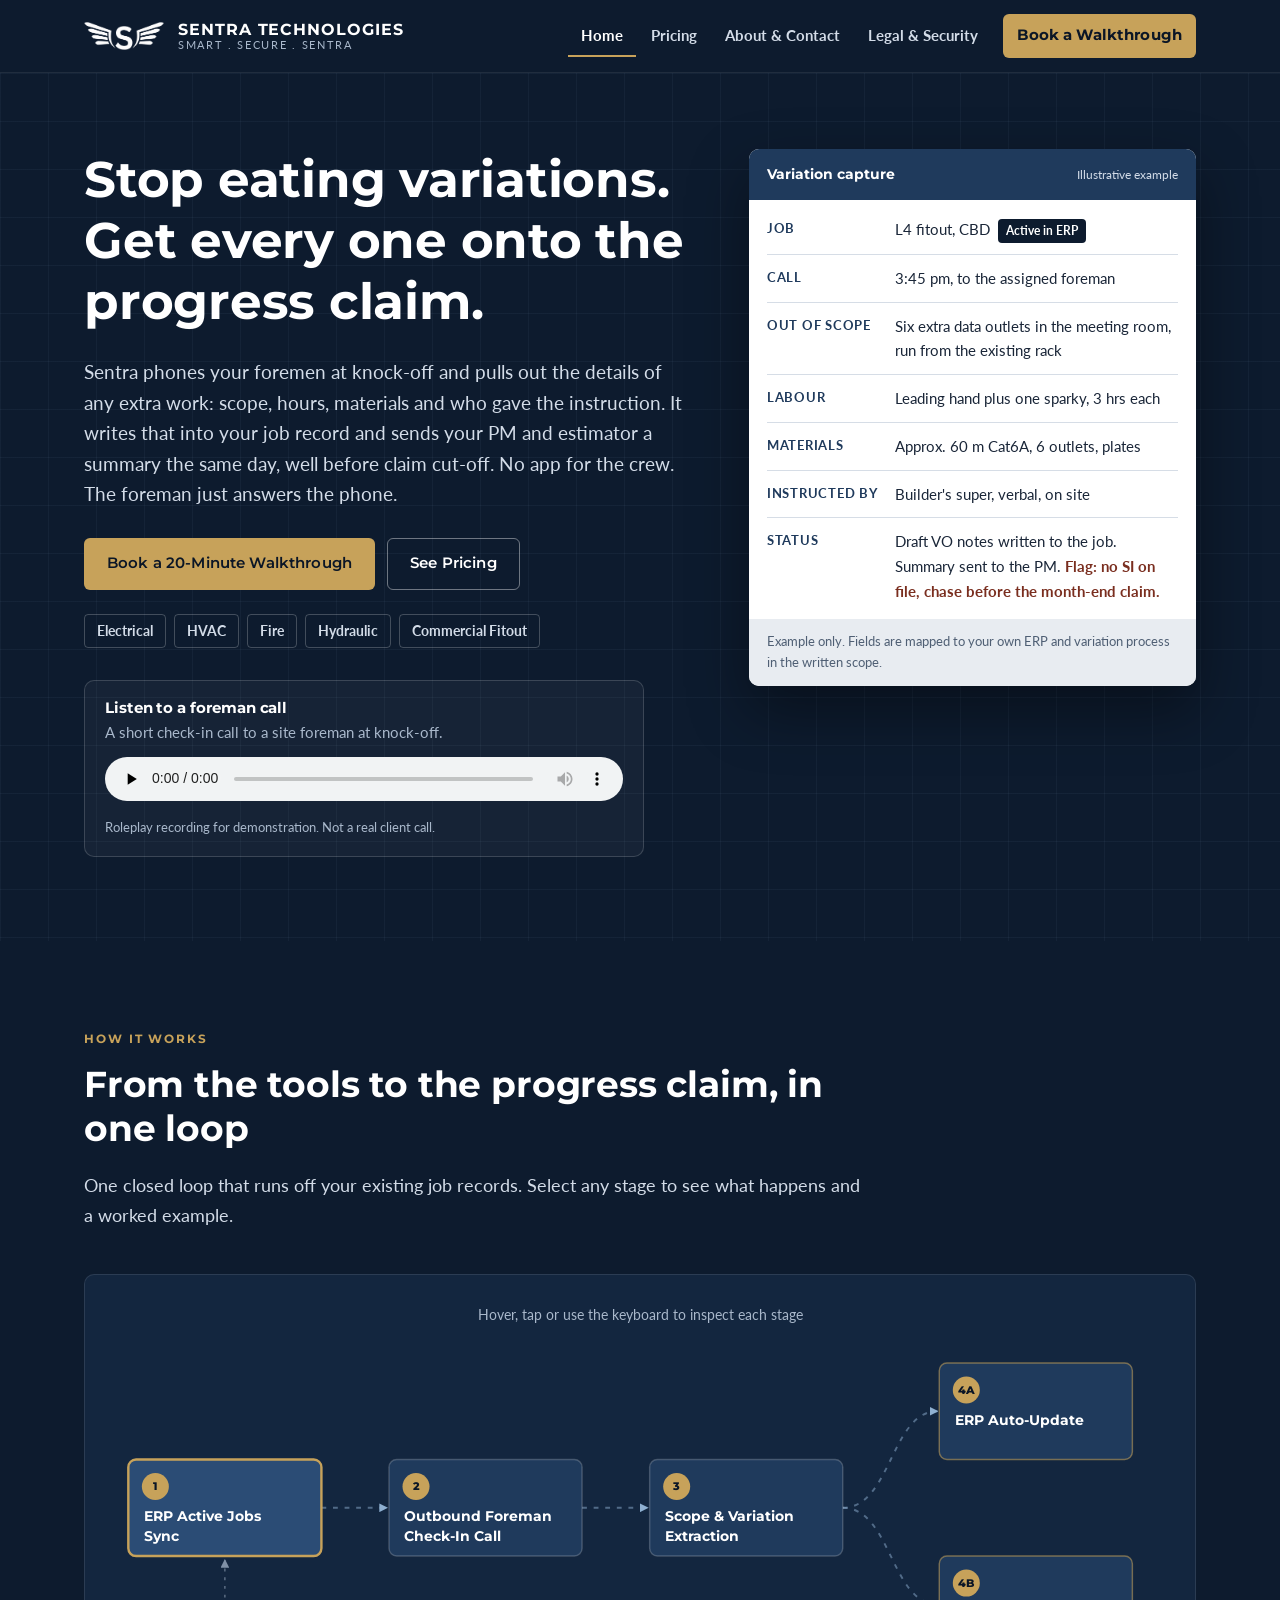
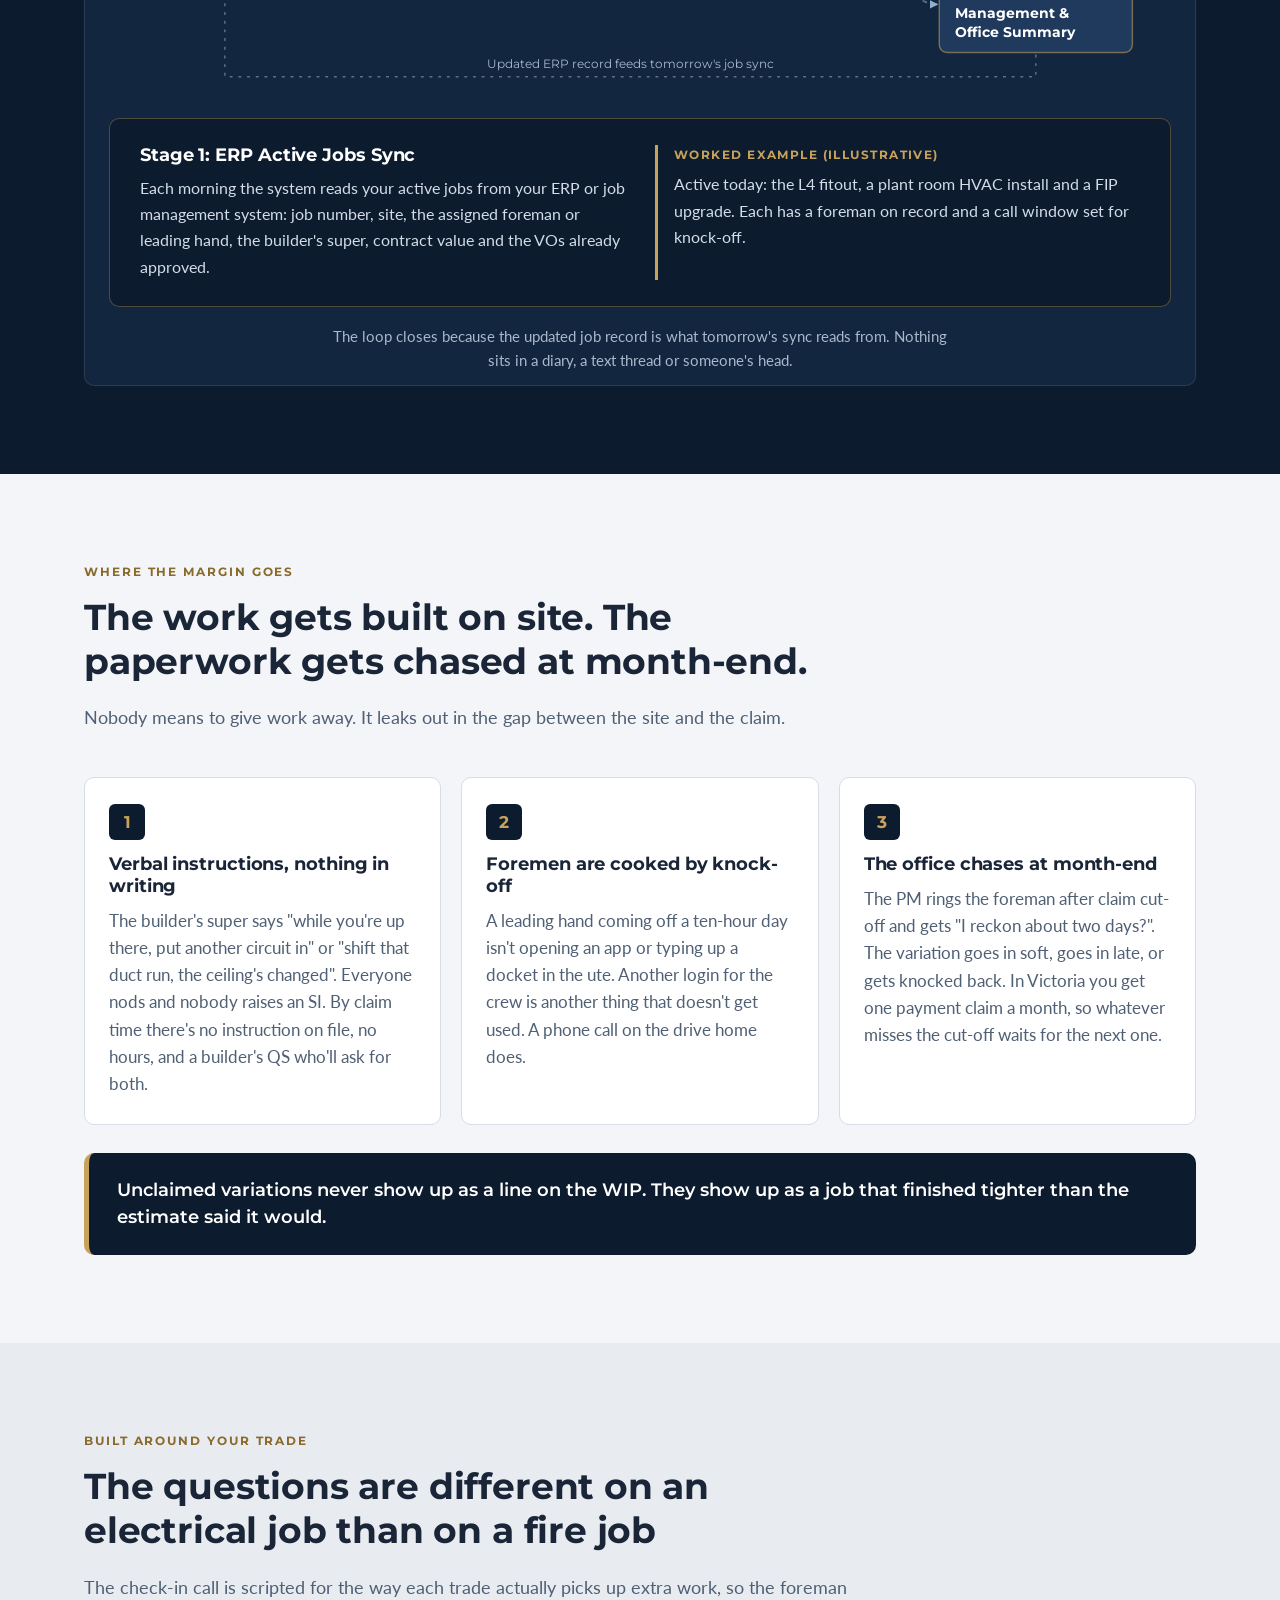
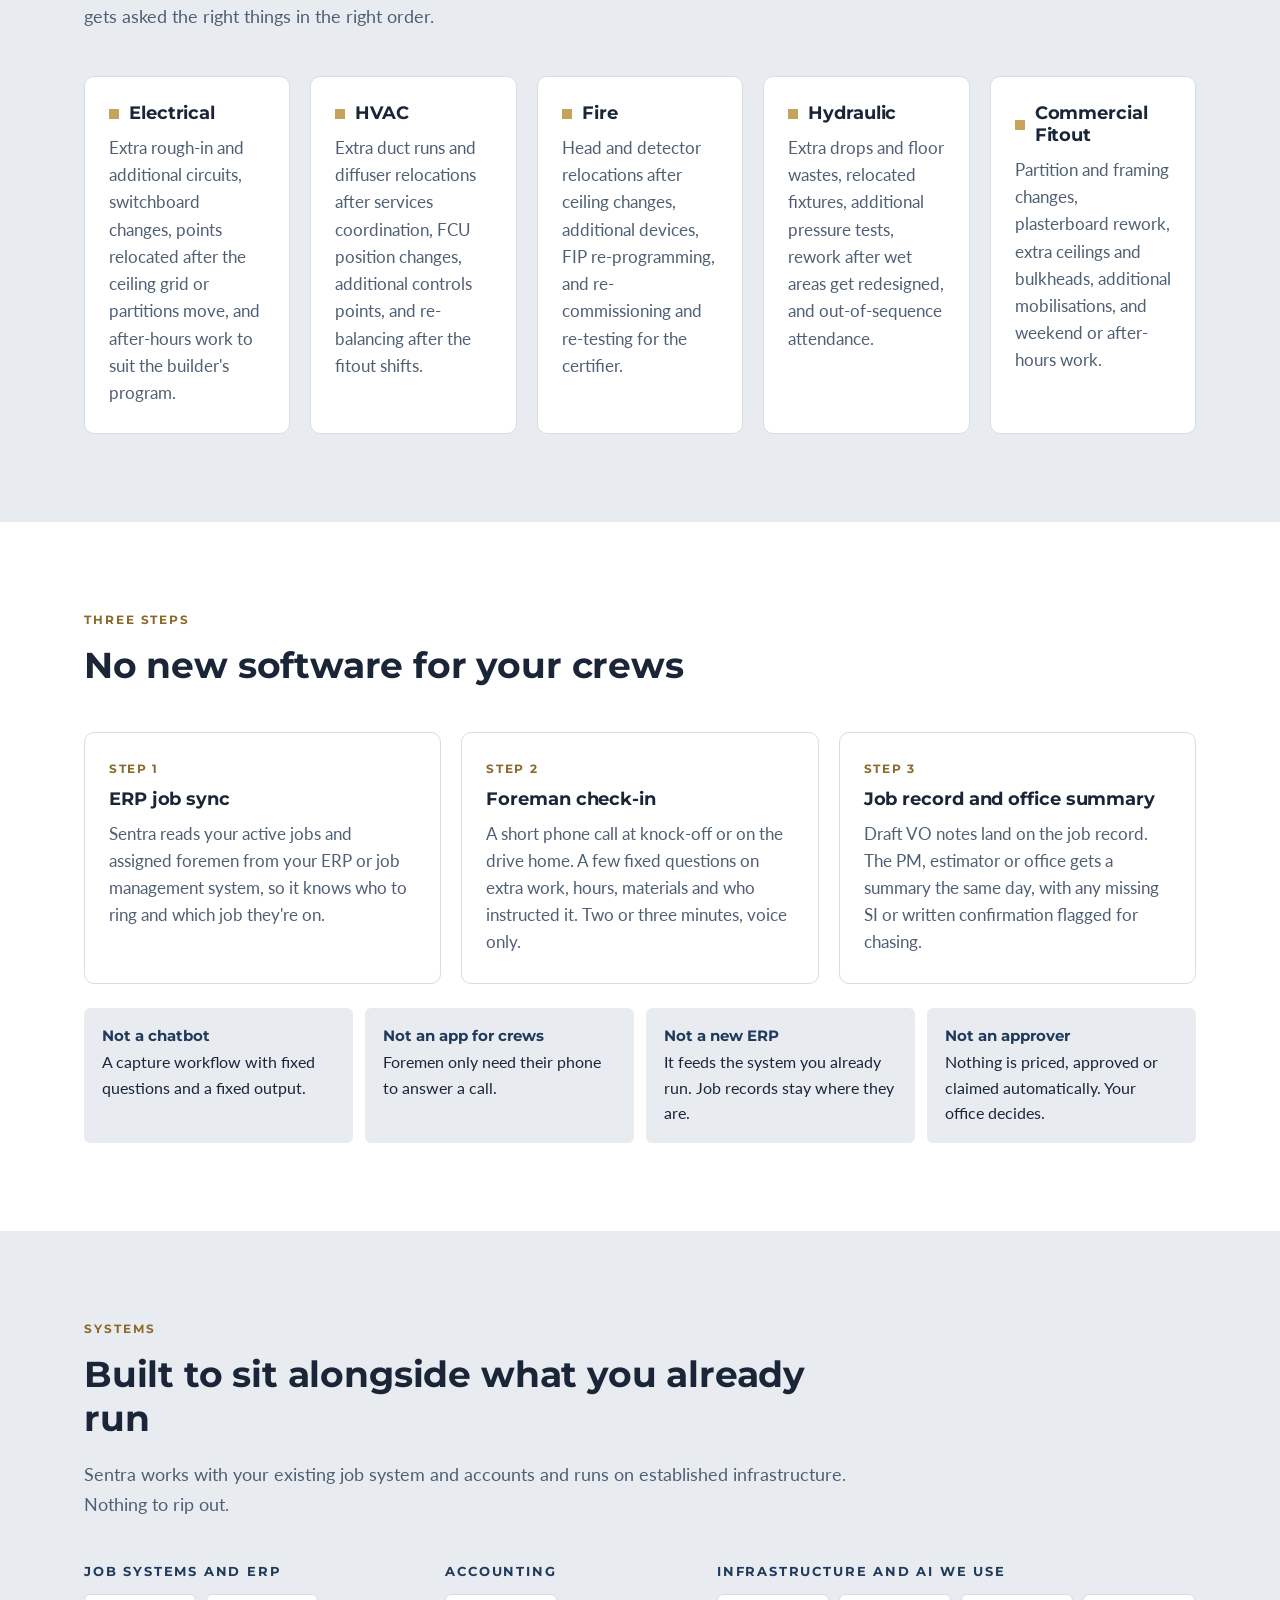
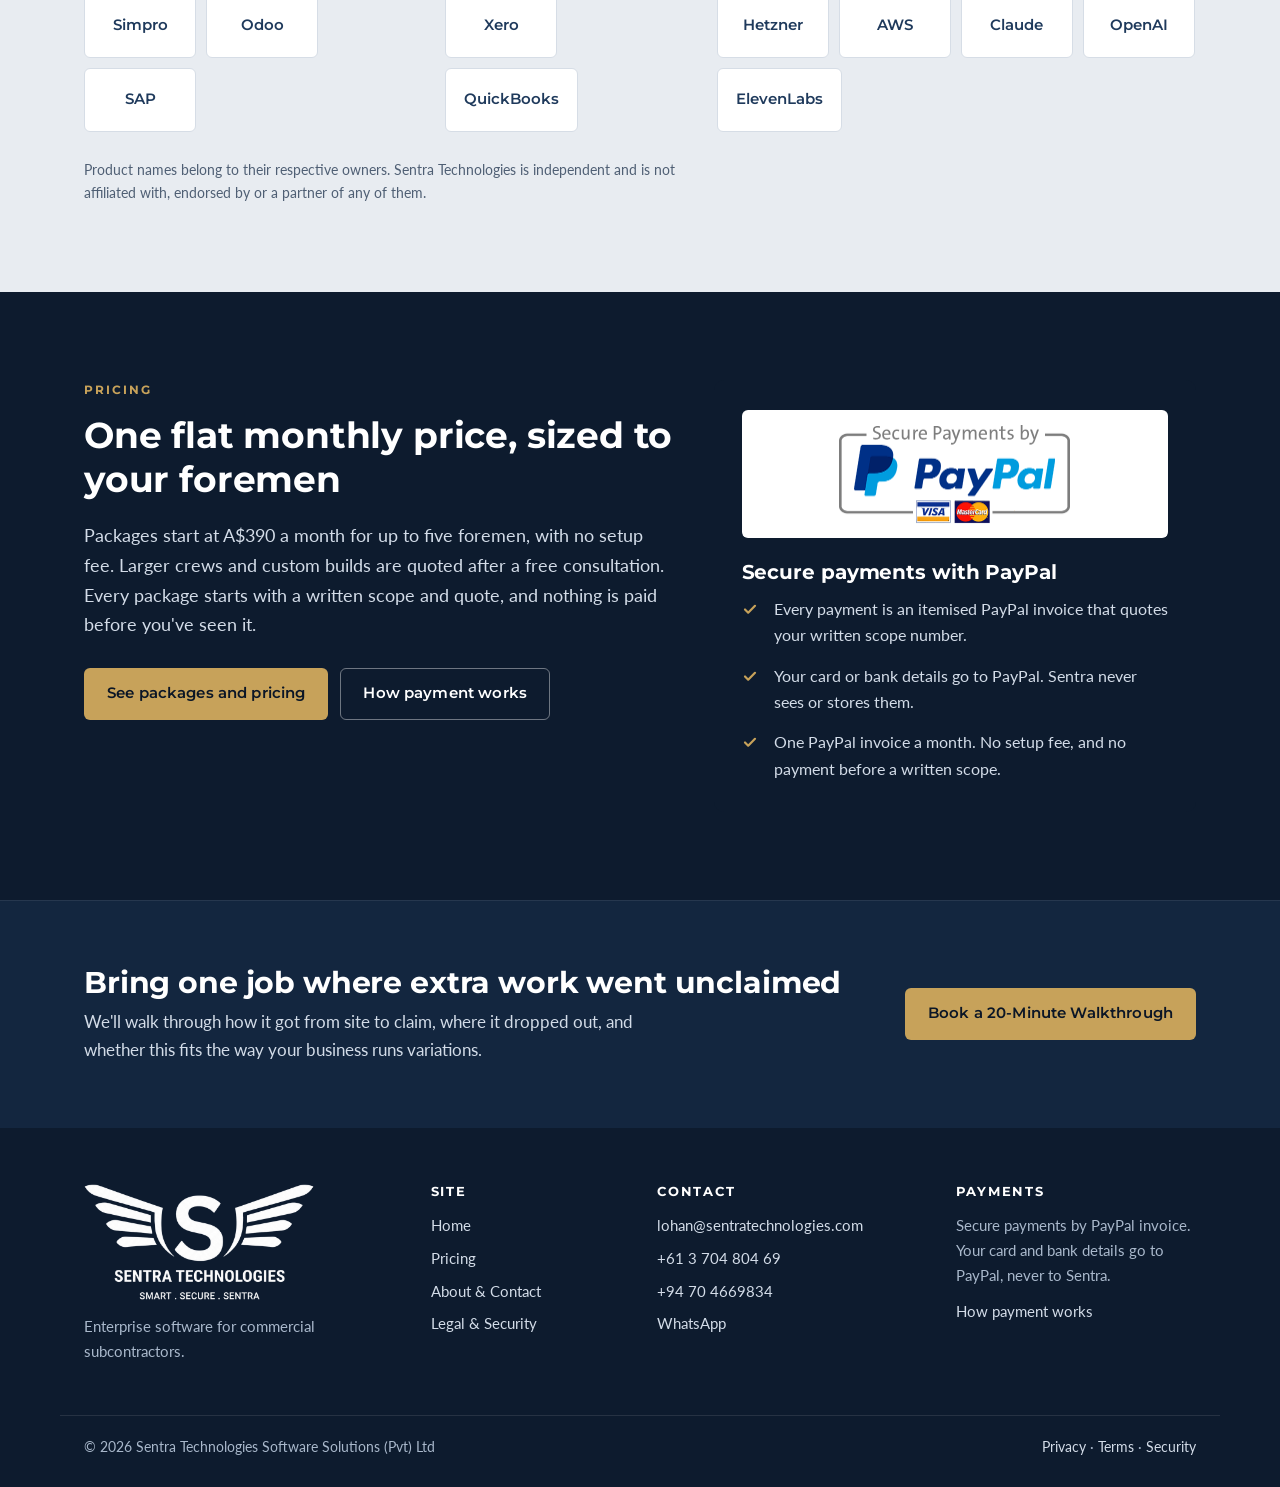
<file: index.html>
<!DOCTYPE html>
<html lang="en-AU">
<head>
<meta charset="utf-8">
<meta name="viewport" content="width=device-width, initial-scale=1">
<title>Sentra Technologies | Variation capture for commercial subcontractors</title>
<meta name="description" content="Sentra phones your foremen at knock-off, captures variation details, writes draft VO notes to your job record and sends the office a same-day summary. No app for the crew.">
<meta name="theme-color" content="#0D1B2E">
<link rel="icon" type="image/png" href="assets/img/favicon.png">

<!-- Fonts: the only external dependency. Montserrat = headings, Lato = body. -->
<link rel="preconnect" href="https://fonts.googleapis.com">
<link rel="preconnect" href="https://fonts.gstatic.com" crossorigin>
<link href="https://fonts.googleapis.com/css2?family=Lato:wght@400;700&family=Montserrat:wght@500;600;700&display=swap" rel="stylesheet">
<link rel="stylesheet" href="assets/css/styles.css">
</head>
<body>
<a class="skip" href="#main">Skip to content</a>
<header class="site-header">
  <div class="wrap bar">
    <a class="brand" href="index.html" aria-label="Sentra Technologies, home">
      <!-- LOGO: your original logo file (white on transparent). Files are in assets/img/. -->
      <img class="mark" src="assets/img/sentra-mark.png" alt="" width="80" height="27">
      <span class="brand-text"><b>Sentra Technologies</b><span>Smart . Secure . Sentra</span></span>
    </a>
    <button class="nav-toggle" type="button" aria-label="Menu" aria-expanded="false" aria-controls="site-nav"><span class="bars"></span></button>
    <nav class="site-nav" id="site-nav" aria-label="Primary">
      <a href="index.html" aria-current="page">Home</a>
      <a href="pricing.html">Pricing</a>
      <a href="about.html">About &amp; Contact</a>
      <a href="legal.html">Legal &amp; Security</a>
      <a class="btn btn-brass btn-sm nav-cta" href="about.html#book">Book a Walkthrough</a>
    </nav>
  </div>
</header>

<main id="main">
<!-- ========================= HERO ========================= -->
<section class="hero">
  <div class="wrap hero-grid">
    <div>
      <h1>Stop eating variations. Get every one onto the progress claim.</h1>
      <p class="lead">
        Sentra phones your foremen at knock-off and pulls out the details of any extra work: scope, hours, materials and who gave the instruction.
        It writes that into your job record and sends your PM and estimator a summary the same day, well before claim cut-off.
        No app for the crew. The foreman just answers the phone.
      </p>

      <div class="cta-row">
        <!-- PRIMARY CTA: goes to the booking section on the About & Contact page.
             To send people straight to the calendar instead, set href to the calendar URL (see about.html, id="calendar-link"). -->
        <a class="btn btn-brass" href="about.html#book">Book a 20-Minute Walkthrough</a>
        <a class="btn btn-ghost" href="pricing.html">See Pricing</a>
      </div>

      <ul class="chips" aria-label="Trades this is built for">
        <li>Electrical</li><li>HVAC</li><li>Fire</li><li>Hydraulic</li><li>Commercial Fitout</li>
      </ul>

      <!-- AUDIO DEMO SLOT -->
      <div class="audio-card" id="audio-demo">
        <h2>Listen to a foreman call</h2>
        <p>A short check-in call to a site foreman at knock-off.</p>
        <!-- ==== AUDIO FILE SLOT ====
             Put your foreman roleplay recording at assets/audio/foreman-call-example.mp3
             (or change the src below). MP3 recommended. -->
        <audio controls preload="none" aria-label="Foreman call example recording">
          <source src="assets/audio/foreman-call-example.mp3" type="audio/mpeg">
          Your browser does not support audio playback.
        </audio>
        <small>Roleplay recording for demonstration. Not a real client call.</small>
      </div>
    </div>

    <!-- Illustrative record. Clearly labelled as an example, no real client data. -->
    <aside class="capture" aria-label="Illustrative example of a captured variation">
      <div class="capture-head">
        <b>Variation capture</b>
        <span>Illustrative example</span>
      </div>
      <dl>
        <div class="row"><dt>Job</dt><dd>L4 fitout, CBD <span class="tag">Active in ERP</span></dd></div>
        <div class="row"><dt>Call</dt><dd>3:45 pm, to the assigned foreman</dd></div>
        <div class="row"><dt>Out of scope</dt><dd>Six extra data outlets in the meeting room, run from the existing rack</dd></div>
        <div class="row"><dt>Labour</dt><dd>Leading hand plus one sparky, 3 hrs each</dd></div>
        <div class="row"><dt>Materials</dt><dd>Approx. 60 m Cat6A, 6 outlets, plates</dd></div>
        <div class="row"><dt>Instructed by</dt><dd>Builder's super, verbal, on site</dd></div>
        <div class="row"><dt>Status</dt><dd>Draft VO notes written to the job. Summary sent to the PM. <span class="flagline">Flag: no SI on file, chase before the month-end claim.</span></dd></div>
      </dl>
      <div class="capture-foot">Example only. Fields are mapped to your own ERP and variation process in the written scope.</div>
    </aside>
  </div>
</section>

<!-- ========================= WORKFLOW (ANIMATED SVG) ========================= -->
<section class="block dark" id="workflow" aria-labelledby="workflow-h">
  <div class="wrap">
    <div class="section-head">
      <span class="eyebrow">How it works</span>
      <h2 id="workflow-h">From the tools to the progress claim, in one loop</h2>
      <p>One closed loop that runs off your existing job records. Select any stage to see what happens and a worked example.</p>
    </div>

    <div class="flow-panel">
      <p class="flow-hint">Hover, tap or use the keyboard to inspect each stage</p>
      <!-- #flow is filled in by assets/js/flow.js. Horizontal pipeline on desktop, vertical flow on mobile. -->
      <div id="flow" class="flow" role="group" aria-label="Variation capture workflow diagram">
        <noscript>
          <ol style="color:#D3DCE8;line-height:1.8">
            <li>ERP Active Jobs Sync: reads active jobs and assigned foremen from your ERP.</li>
            <li>Outbound Foreman Check-In Call: phones the foreman at knock-off or on the drive home.</li>
            <li>Scope and Variation Extraction: captures out-of-scope work, hours, materials and who instructed it.</li>
            <li>ERP Update and Office Summary: writes draft VO notes to the job record and sends the PM or estimator a summary.</li>
          </ol>
        </noscript>
      </div>

      <div class="detail" id="stage-detail" aria-live="polite">
        <div>
          <h3 id="d-title"></h3>
          <p id="d-what"></p>
        </div>
        <div class="ex">
          <b>Worked example (illustrative)</b>
          <p id="d-ex"></p>
        </div>
      </div>
      <p class="flow-note">The loop closes because the updated job record is what tomorrow's sync reads from. Nothing sits in a diary, a text thread or someone's head.</p>
    </div>
  </div>
</section>

<!-- ========================= PROBLEM ========================= -->
<section class="block" id="problem" aria-labelledby="problem-h">
  <div class="wrap">
    <div class="section-head">
      <span class="eyebrow">Where the margin goes</span>
      <h2 id="problem-h">The work gets built on site. The paperwork gets chased at month-end.</h2>
      <p>Nobody means to give work away. It leaks out in the gap between the site and the claim.</p>
    </div>

    <div class="grid cols-3">
      <article class="card">
        <span class="num">1</span>
        <h3>Verbal instructions, nothing in writing</h3>
        <p>The builder's super says "while you're up there, put another circuit in" or "shift that duct run, the ceiling's changed". Everyone nods and nobody raises an SI. By claim time there's no instruction on file, no hours, and a builder's QS who'll ask for both.</p>
      </article>
      <article class="card">
        <span class="num">2</span>
        <h3>Foremen are cooked by knock-off</h3>
        <p>A leading hand coming off a ten-hour day isn't opening an app or typing up a docket in the ute. Another login for the crew is another thing that doesn't get used. A phone call on the drive home does.</p>
      </article>
      <article class="card">
        <span class="num">3</span>
        <h3>The office chases at month-end</h3>
        <p>The PM rings the foreman after claim cut-off and gets "I reckon about two days?". The variation goes in soft, goes in late, or gets knocked back. In Victoria you get one payment claim a month, so whatever misses the cut-off waits for the next one.</p>
      </article>
    </div>

    <div class="callout">
      Unclaimed variations never show up as a line on the WIP. They show up as a job that finished tighter than the estimate said it would.
    </div>
  </div>
</section>

<!-- ========================= TRADES ========================= -->
<section class="block alt" id="trades" aria-labelledby="trades-h">
  <div class="wrap">
    <div class="section-head">
      <span class="eyebrow">Built around your trade</span>
      <h2 id="trades-h">The questions are different on an electrical job than on a fire job</h2>
      <p>The check-in call is scripted for the way each trade actually picks up extra work, so the foreman gets asked the right things in the right order.</p>
    </div>

    <div class="grid grid-auto trades-grid">
      <article class="card trade">
        <h3>Electrical</h3>
        <p>Extra rough-in and additional circuits, switchboard changes, points relocated after the ceiling grid or partitions move, and after-hours work to suit the builder's program.</p>
      </article>
      <article class="card trade">
        <h3>HVAC</h3>
        <p>Extra duct runs and diffuser relocations after services coordination, FCU position changes, additional controls points, and re-balancing after the fitout shifts.</p>
      </article>
      <article class="card trade">
        <h3>Fire</h3>
        <p>Head and detector relocations after ceiling changes, additional devices, FIP re-programming, and re-commissioning and re-testing for the certifier.</p>
      </article>
      <article class="card trade">
        <h3>Hydraulic</h3>
        <p>Extra drops and floor wastes, relocated fixtures, additional pressure tests, rework after wet areas get redesigned, and out-of-sequence attendance.</p>
      </article>
      <article class="card trade">
        <h3>Commercial Fitout</h3>
        <p>Partition and framing changes, plasterboard rework, extra ceilings and bulkheads, additional mobilisations, and weekend or after-hours work.</p>
      </article>
    </div>
  </div>
</section>

<!-- ========================= THREE STEPS ========================= -->
<section class="block paper" id="steps" aria-labelledby="steps-h">
  <div class="wrap">
    <div class="section-head">
      <span class="eyebrow">Three steps</span>
      <h2 id="steps-h">No new software for your crews</h2>
    </div>

    <div class="grid cols-3">
      <article class="card">
        <span class="k">Step 1</span>
        <h3>ERP job sync</h3>
        <p>Sentra reads your active jobs and assigned foremen from your ERP or job management system, so it knows who to ring and which job they're on.</p>
      </article>
      <article class="card">
        <span class="k">Step 2</span>
        <h3>Foreman check-in</h3>
        <p>A short phone call at knock-off or on the drive home. A few fixed questions on extra work, hours, materials and who instructed it. Two or three minutes, voice only.</p>
      </article>
      <article class="card">
        <span class="k">Step 3</span>
        <h3>Job record and office summary</h3>
        <p>Draft VO notes land on the job record. The PM, estimator or office gets a summary the same day, with any missing SI or written confirmation flagged for chasing.</p>
      </article>
    </div>

    <div class="isnt">
      <div><b>Not a chatbot</b>A capture workflow with fixed questions and a fixed output.</div>
      <div><b>Not an app for crews</b>Foremen only need their phone to answer a call.</div>
      <div><b>Not a new ERP</b>It feeds the system you already run. Job records stay where they are.</div>
      <div><b>Not an approver</b>Nothing is priced, approved or claimed automatically. Your office decides.</div>
    </div>
  </div>
</section>

<!-- ========================= SYSTEMS ========================= -->
<!-- LOGOS: names are shown as text tiles for now. To use official logo files, save them in assets/img/logos/
     and replace a tile's text with, for example: <img src="assets/img/logos/xero.svg" alt="Xero" height="28">
     Only use official files from each company's brand or media page, and follow their usage rules. -->
<section class="block alt" id="systems" aria-labelledby="systems-h">
  <div class="wrap">
    <div class="section-head">
      <span class="eyebrow">Systems</span>
      <h2 id="systems-h">Built to sit alongside what you already run</h2>
      <p>Sentra works with your existing job system and accounts and runs on established infrastructure. Nothing to rip out.</p>
    </div>
    <div class="sys-groups">
      <div class="sys-group">
        <h3>Job systems and ERP</h3>
        <ul class="sys-list" aria-label="Job systems and ERP">
          <li>Simpro</li><li>Odoo</li><li>SAP</li>
        </ul>
      </div>
      <div class="sys-group">
        <h3>Accounting</h3>
        <ul class="sys-list" aria-label="Accounting">
          <li>Xero</li><li>QuickBooks</li>
        </ul>
      </div>
      <div class="sys-group wide">
        <h3>Infrastructure and AI we use</h3>
        <ul class="sys-list" aria-label="Infrastructure and AI">
          <li>Hetzner</li><li>AWS</li><li>Claude</li><li>OpenAI</li><li>ElevenLabs</li>
        </ul>
      </div>
    </div>
    <p class="sys-note">Product names belong to their respective owners. Sentra Technologies is independent and is not affiliated with, endorsed by or a partner of any of them.</p>
  </div>
</section>

<!-- ========================= PRICING + PAYMENT TEASER ========================= -->
<section class="block dark" aria-labelledby="price-teaser-h">
  <div class="wrap pp-grid">
    <div>
      <span class="eyebrow">Pricing</span>
      <h2 id="price-teaser-h" style="font-size:clamp(26px,3.4vw,36px)">One flat monthly price, sized to your foremen</h2>
      <p style="color:var(--on-dark);font-size:18px">
        Packages start at A$390 a month for up to five foremen, with no setup fee. Larger crews and custom builds are quoted after a free consultation.
        Every package starts with a written scope and quote, and nothing is paid before you've seen it.
      </p>
      <div class="cta-row">
        <a class="btn btn-brass" href="pricing.html">See packages and pricing</a>
        <a class="btn btn-ghost" href="pricing.html#payments">How payment works</a>
      </div>
    </div>
    <aside class="trust" aria-label="Payments">
      <!-- PayPal badge image: assets/img/paypal-secure.png -->
      <div class="pp-badge"><img src="assets/img/paypal-secure.png" alt="Secure payments by PayPal. Visa and Mastercard accepted through PayPal." width="237" height="105"></div>
      <h3>Secure payments with PayPal</h3>
      <ul>
        <li>Every payment is an itemised PayPal invoice that quotes your written scope number.</li>
        <li>Your card or bank details go to PayPal. Sentra never sees or stores them.</li>
        <li>One PayPal invoice a month. No setup fee, and no payment before a written scope.</li>
      </ul>
    </aside>
  </div>
</section>

<!-- ========================= FINAL CTA ========================= -->
<section class="cta-band block tight">
  <div class="wrap inner">
    <div>
      <h2>Bring one job where extra work went unclaimed</h2>
      <p>We'll walk through how it got from site to claim, where it dropped out, and whether this fits the way your business runs variations.</p>
    </div>
    <a class="btn btn-brass" href="about.html#book">Book a 20-Minute Walkthrough</a>
  </div>
</section>

</main>
<footer class="site-footer">
  <div class="wrap foot-grid">
    <div>
      <img class="foot-logo" src="assets/img/sentra-logo.png" alt="Sentra Technologies. Smart . Secure . Sentra" width="230" height="116">
      <p>Enterprise software for commercial subcontractors.</p>
    </div>
    <div>
      <h4>Site</h4>
      <ul>
        <li><a href="index.html">Home</a></li>
        <li><a href="pricing.html">Pricing</a></li>
        <li><a href="about.html">About &amp; Contact</a></li>
        <li><a href="legal.html">Legal &amp; Security</a></li>
      </ul>
    </div>
    <div>
      <h4>Contact</h4>
      <ul>
        <li><a href="mailto:lohan@sentratechnologies.com">lohan@sentratechnologies.com</a></li>
        <li><a href="tel:+61370480469">+61 3 704 804 69</a></li>
        <li><a href="tel:+94704669834">+94 70 4669834</a></li>
        <li><a href="https://wa.me/94704669834" target="_blank" rel="noopener">WhatsApp</a></li>
      </ul>
    </div>
    <div>
      <h4>Payments</h4>
      <p>Secure payments by PayPal invoice. Your card and bank details go to PayPal, never to Sentra.</p>
      <p><a href="pricing.html#payments">How payment works</a></p>
    </div>
  </div>
  <div class="wrap foot-base">
    <p>&copy; <span id="yr">2026</span> Sentra Technologies Software Solutions (Pvt) Ltd</p>
    <p><a href="legal.html#privacy">Privacy</a> &middot; <a href="legal.html#terms">Terms</a> &middot; <a href="legal.html#security">Security</a></p>
  </div>
</footer>

<script src="assets/js/site.js"></script>
<script src="assets/js/flow.js"></script>
</body>
</html>
</file>
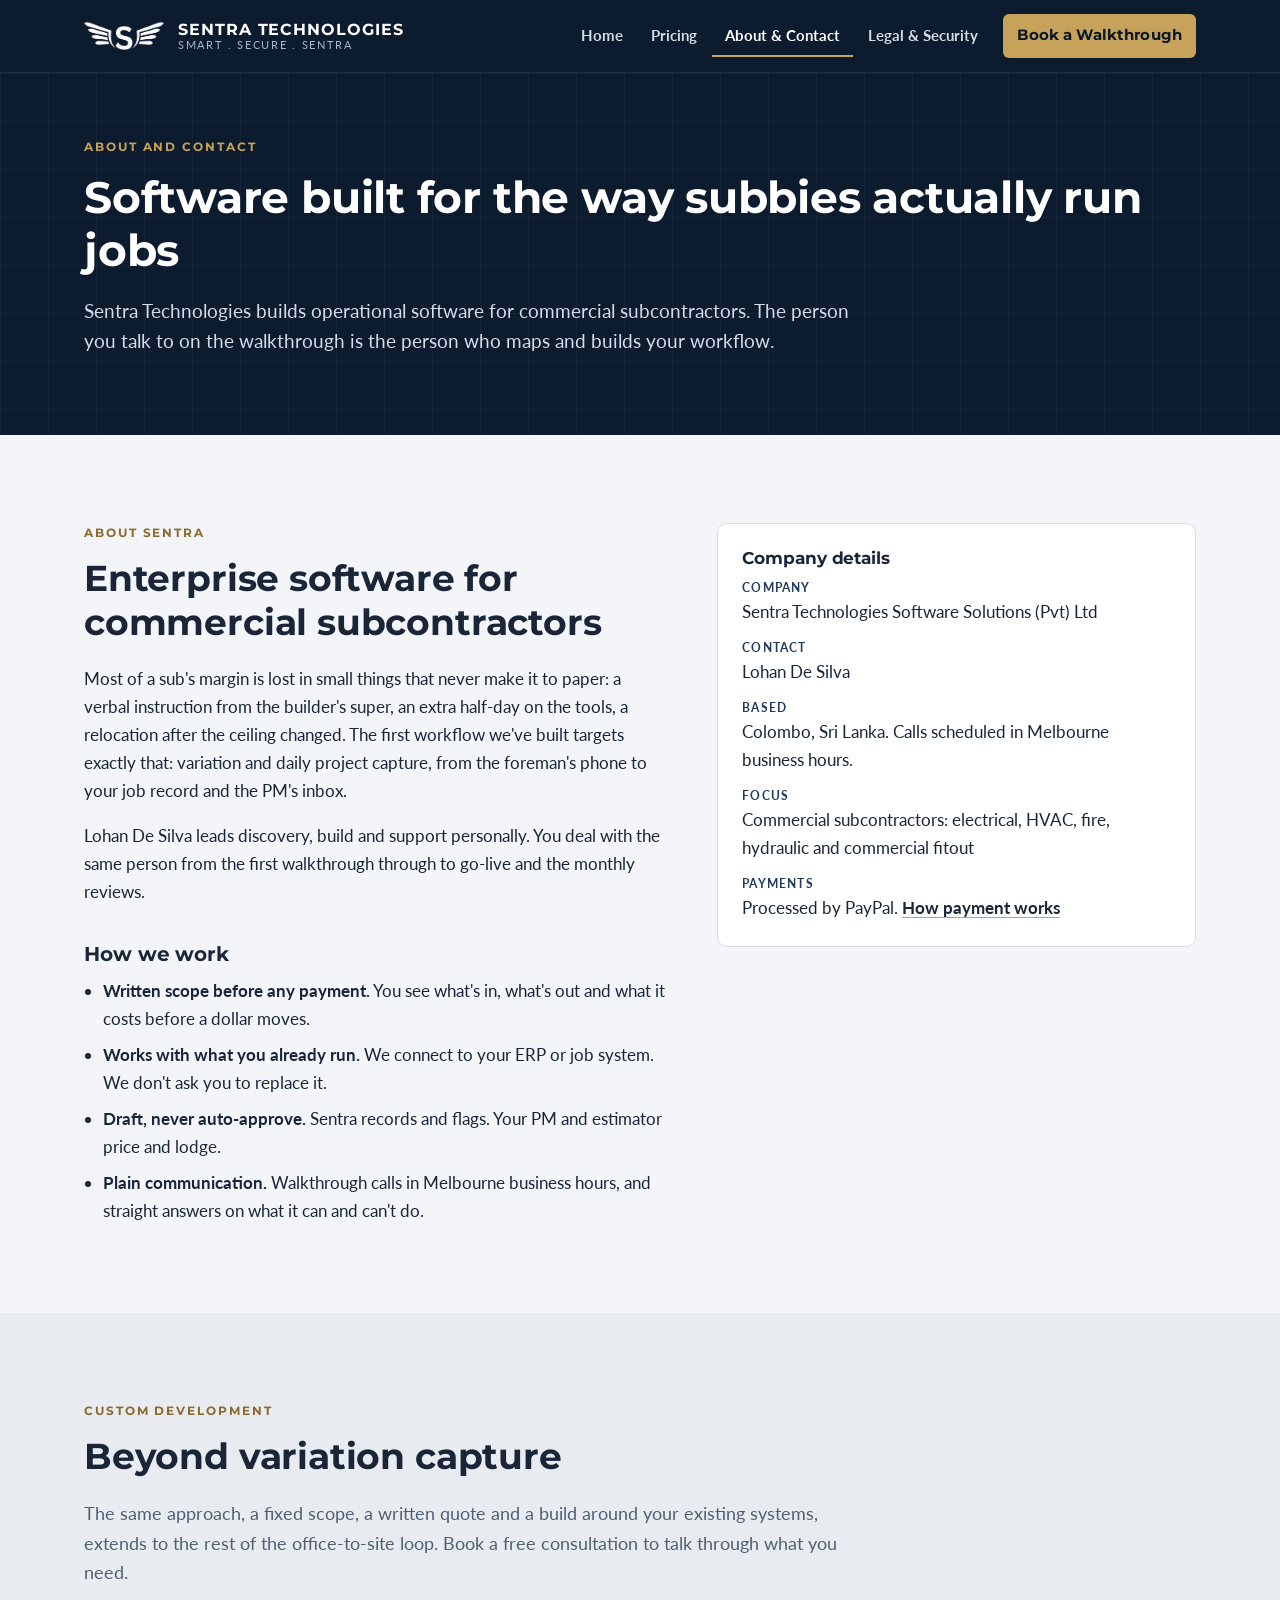
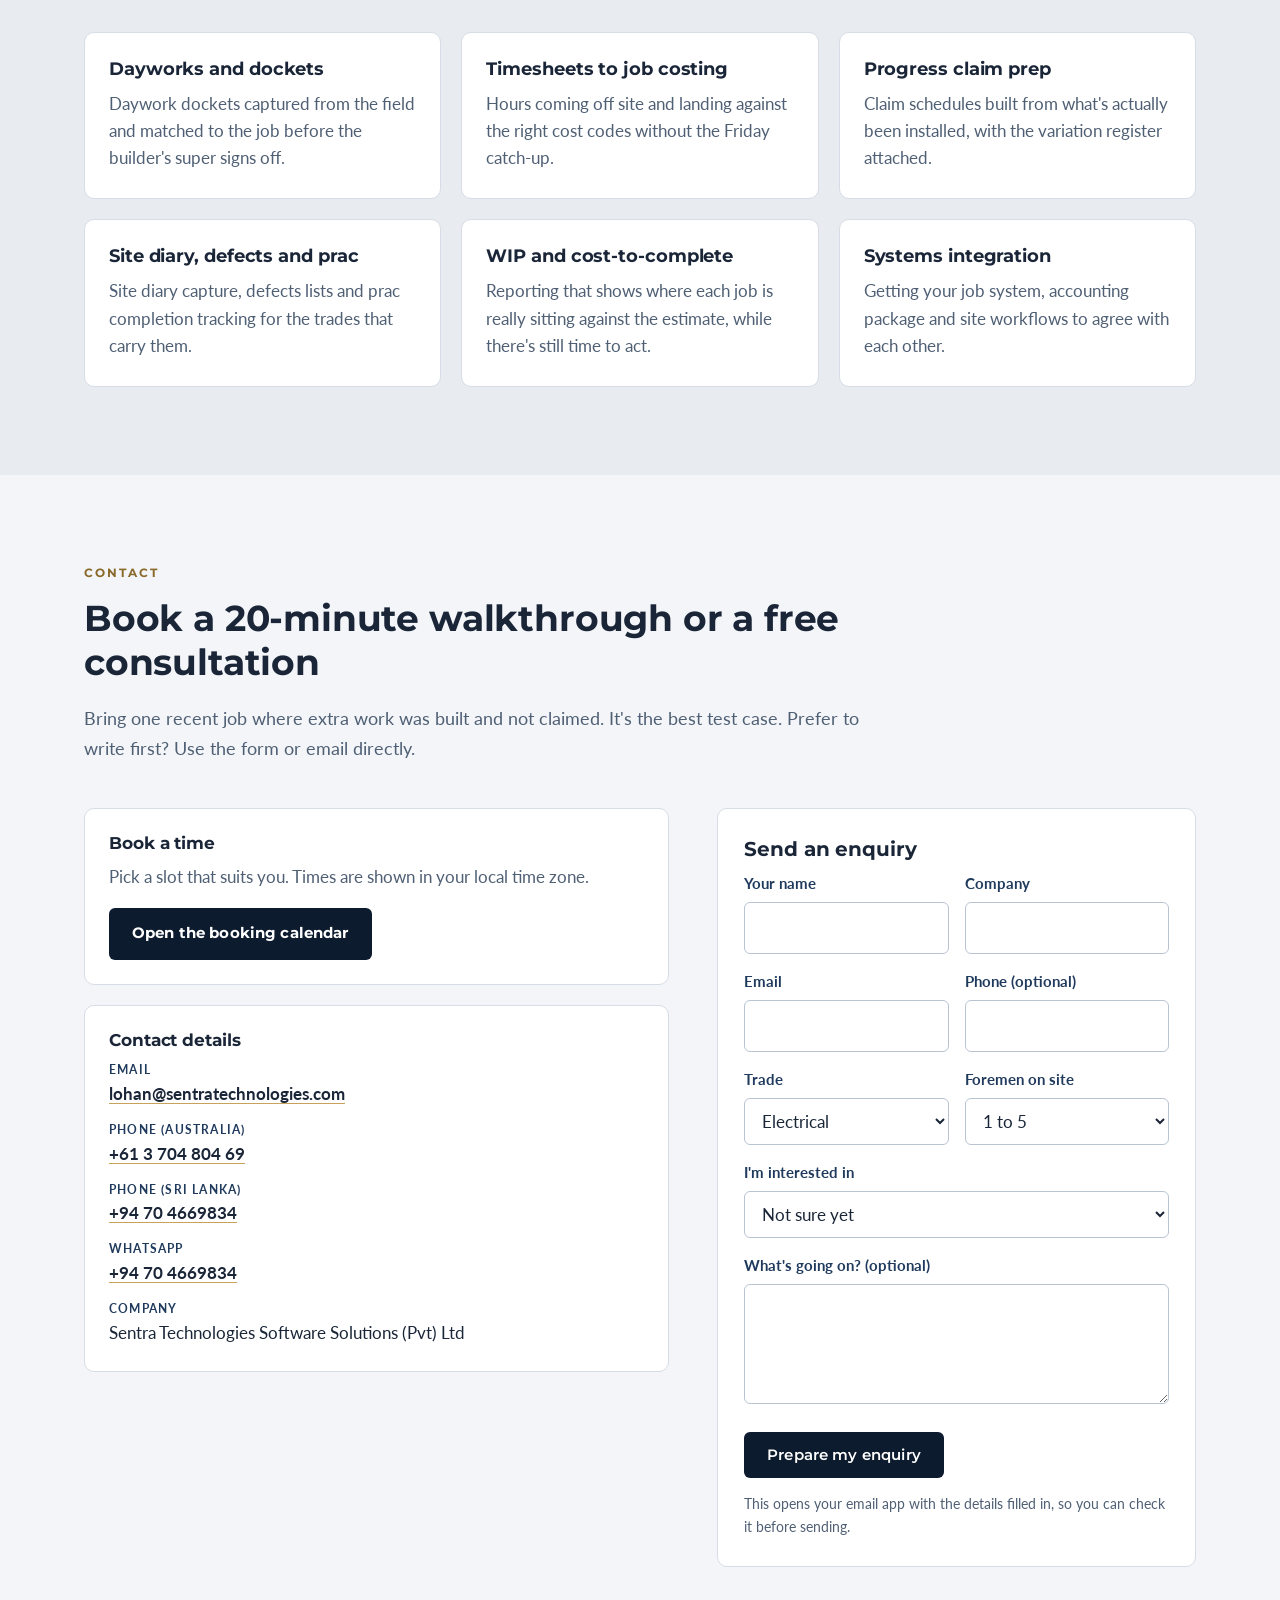
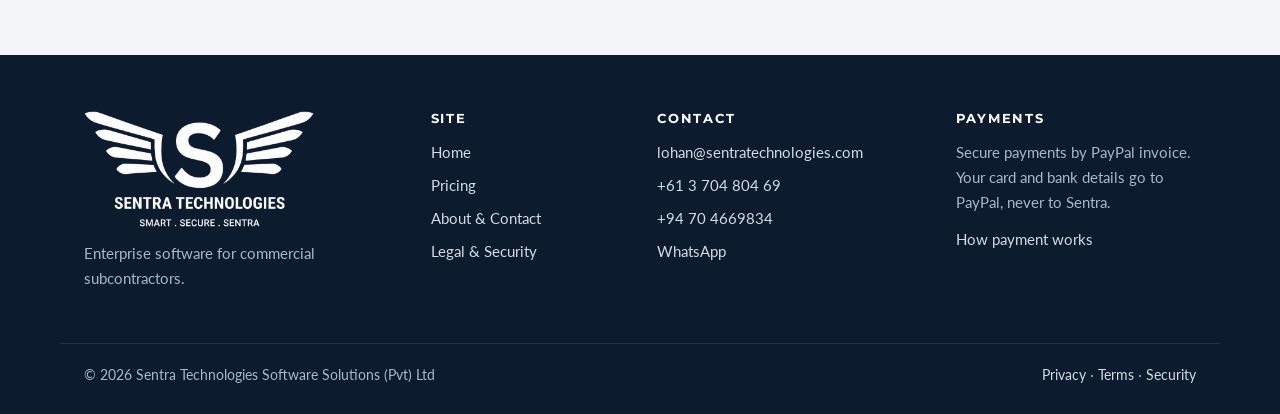
<file: about.html>
<!DOCTYPE html>
<html lang="en-AU">
<head>
<meta charset="utf-8">
<meta name="viewport" content="width=device-width, initial-scale=1">
<title>About and Contact | Sentra Technologies</title>
<meta name="description" content="About Sentra Technologies, how we work, and how to book a 20-minute walkthrough or a free consultation.">
<meta name="theme-color" content="#0D1B2E">
<link rel="icon" type="image/png" href="assets/img/favicon.png">

<!-- Fonts: the only external dependency. Montserrat = headings, Lato = body. -->
<link rel="preconnect" href="https://fonts.googleapis.com">
<link rel="preconnect" href="https://fonts.gstatic.com" crossorigin>
<link href="https://fonts.googleapis.com/css2?family=Lato:wght@400;700&family=Montserrat:wght@500;600;700&display=swap" rel="stylesheet">
<link rel="stylesheet" href="assets/css/styles.css">
</head>
<body>
<a class="skip" href="#main">Skip to content</a>
<header class="site-header">
  <div class="wrap bar">
    <a class="brand" href="index.html" aria-label="Sentra Technologies, home">
      <!-- LOGO: your original logo file (white on transparent). Files are in assets/img/. -->
      <img class="mark" src="assets/img/sentra-mark.png" alt="" width="80" height="27">
      <span class="brand-text"><b>Sentra Technologies</b><span>Smart . Secure . Sentra</span></span>
    </a>
    <button class="nav-toggle" type="button" aria-label="Menu" aria-expanded="false" aria-controls="site-nav"><span class="bars"></span></button>
    <nav class="site-nav" id="site-nav" aria-label="Primary">
      <a href="index.html">Home</a>
      <a href="pricing.html">Pricing</a>
      <a href="about.html" aria-current="page">About &amp; Contact</a>
      <a href="legal.html">Legal &amp; Security</a>
      <a class="btn btn-brass btn-sm nav-cta" href="about.html#book">Book a Walkthrough</a>
    </nav>
  </div>
</header>

<main id="main">
<section class="page-hero">
  <div class="wrap">
    <span class="eyebrow">About and contact</span>
    <h1>Software built for the way subbies actually run jobs</h1>
    <p class="lead">Sentra Technologies builds operational software for commercial subcontractors. The person you talk to on the walkthrough is the person who maps and builds your workflow.</p>
  </div>
</section>

<!-- ========================= ABOUT ========================= -->
<section class="block" id="about" aria-labelledby="about-h">
  <div class="wrap two">
    <div>
      <span class="eyebrow">About Sentra</span>
      <h2 id="about-h" style="font-size:clamp(26px,3.4vw,36px)">Enterprise software for commercial subcontractors</h2>
      <p>
        Most of a sub's margin is lost in small things that never make it to paper: a verbal instruction from the builder's super, an extra half-day on the tools,
        a relocation after the ceiling changed. The first workflow we've built targets exactly that: variation and daily project capture, from the foreman's phone to your job record and the PM's inbox.
      </p>
      <p>
        Lohan De Silva leads discovery, build and support personally. You deal with the same person from the first walkthrough through to go-live and the monthly reviews.
      </p>

      <h3 style="margin-top:1.8em">How we work</h3>
      <ul class="list-plain">
        <li><b>Written scope before any payment.</b> You see what's in, what's out and what it costs before a dollar moves.</li>
        <li><b>Works with what you already run.</b> We connect to your ERP or job system. We don't ask you to replace it.</li>
        <li><b>Draft, never auto-approve.</b> Sentra records and flags. Your PM and estimator price and lodge.</li>
        <li><b>Plain communication.</b> Walkthrough calls in Melbourne business hours, and straight answers on what it can and can't do.</li>
      </ul>
    </div>

    <aside class="facts" aria-label="Company details">
      <h3>Company details</h3>
      <dl>
        <div><dt>Company</dt><dd>Sentra Technologies Software Solutions (Pvt) Ltd</dd></div>
        <div><dt>Contact</dt><dd>Lohan De Silva</dd></div>
        <div><dt>Based</dt><dd>Colombo, Sri Lanka. Calls scheduled in Melbourne business hours.</dd></div>
        <div><dt>Focus</dt><dd>Commercial subcontractors: electrical, HVAC, fire, hydraulic and commercial fitout</dd></div>
        <div><dt>Payments</dt><dd>Processed by PayPal. <a href="pricing.html#payments">How payment works</a></dd></div>
      </dl>
    </aside>
  </div>
</section>

<!-- ========================= BEYOND VARIATIONS ========================= -->
<section class="block alt" id="custom" aria-labelledby="custom-h">
  <div class="wrap">
    <div class="section-head">
      <span class="eyebrow">Custom development</span>
      <h2 id="custom-h">Beyond variation capture</h2>
      <p>The same approach, a fixed scope, a written quote and a build around your existing systems, extends to the rest of the office-to-site loop. Book a free consultation to talk through what you need.</p>
    </div>
    <div class="grid cols-3">
      <article class="card"><h3>Dayworks and dockets</h3><p>Daywork dockets captured from the field and matched to the job before the builder's super signs off.</p></article>
      <article class="card"><h3>Timesheets to job costing</h3><p>Hours coming off site and landing against the right cost codes without the Friday catch-up.</p></article>
      <article class="card"><h3>Progress claim prep</h3><p>Claim schedules built from what's actually been installed, with the variation register attached.</p></article>
      <article class="card"><h3>Site diary, defects and prac</h3><p>Site diary capture, defects lists and prac completion tracking for the trades that carry them.</p></article>
      <article class="card"><h3>WIP and cost-to-complete</h3><p>Reporting that shows where each job is really sitting against the estimate, while there's still time to act.</p></article>
      <article class="card"><h3>Systems integration</h3><p>Getting your job system, accounting package and site workflows to agree with each other.</p></article>
    </div>
  </div>
</section>

<!-- ========================= CONTACT / BOOKING ========================= -->
<section class="block" id="contact" aria-labelledby="contact-h">
  <div class="wrap">
    <div class="section-head" id="book">
      <span class="eyebrow">Contact</span>
      <h2 id="contact-h">Book a 20-minute walkthrough or a free consultation</h2>
      <p>Bring one recent job where extra work was built and not claimed. It's the best test case. Prefer to write first? Use the form or email directly.</p>
    </div>

    <div class="two">
      <div>
        <div class="facts" style="margin-bottom:20px">
          <h3>Book a time</h3>
          <p style="color:var(--muted)">Pick a slot that suits you. Times are shown in your local time zone.</p>
          <!-- ==== CALENDAR_URL ====
               Google Calendar appointment schedule link. Replace the href if the booking page changes.
               OPTIONAL: Google Calendar can also give you an "embed" snippet for an appointment schedule;
               if you want the booking widget inline on this page, paste that iframe here instead of the button. -->
          <div class="book-actions" style="margin-top:8px">
            <a class="btn btn-navy" id="calendar-link" href="https://calendar.app.google/qJFhQYwhWMPiUkaG8" target="_blank" rel="noopener">Open the booking calendar</a>
          </div>
        </div>

        <div class="facts">
          <h3>Contact details</h3>
          <dl>
            <div><dt>Email</dt><dd><a href="mailto:lohan@sentratechnologies.com">lohan@sentratechnologies.com</a></dd></div>
            <div><dt>Phone (Australia)</dt><dd><a href="tel:+61370480469">+61 3 704 804 69</a></dd></div>
            <div><dt>Phone (Sri Lanka)</dt><dd><a href="tel:+94704669834">+94 70 4669834</a></dd></div>
            <div><dt>WhatsApp</dt><dd><a href="https://wa.me/94704669834" target="_blank" rel="noopener">+94 70 4669834</a></dd></div>
            <div><dt>Company</dt><dd>Sentra Technologies Software Solutions (Pvt) Ltd</dd></div>
          </dl>
        </div>
      </div>

      <!-- Enquiry form: opens the visitor's email app with everything filled in (handled in assets/js/site.js). -->
      <div class="form-card">
        <h3 style="font-size:20px">Send an enquiry</h3>
        <form id="enquiry">
          <div class="form-grid">
            <div class="field"><label for="f-name">Your name</label><input id="f-name" name="name" type="text" autocomplete="name" required></div>
            <div class="field"><label for="f-company">Company</label><input id="f-company" name="company" type="text" autocomplete="organization" required></div>
            <div class="field"><label for="f-email">Email</label><input id="f-email" name="email" type="email" autocomplete="email" required></div>
            <div class="field"><label for="f-phone">Phone (optional)</label><input id="f-phone" name="phone" type="tel" autocomplete="tel"></div>
            <div class="field">
              <label for="f-trade">Trade</label>
              <select id="f-trade" name="trade">
                <option>Electrical</option><option>HVAC</option><option>Fire</option><option>Hydraulic</option><option>Commercial Fitout</option><option>Other</option>
              </select>
            </div>
            <div class="field">
              <label for="f-foremen">Foremen on site</label>
              <select id="f-foremen" name="foremen">
                <option>1 to 5</option><option>6 to 15</option><option>16 to 40</option><option>More than 40</option>
              </select>
            </div>
            <div class="field full">
              <label for="f-interest">I'm interested in</label>
              <select id="f-interest" name="interest">
                <option>Not sure yet</option><option>Starter</option><option>Professional</option><option>Enterprise</option><option>Custom development</option>
              </select>
            </div>
            <div class="field full"><label for="f-message">What's going on? (optional)</label><textarea id="f-message" name="message"></textarea></div>
          </div>
          <div class="cta-row" style="margin-bottom:0"><button class="btn btn-navy" type="submit">Prepare my enquiry</button></div>
          <p class="form-note" id="enquiry-status" aria-live="polite">This opens your email app with the details filled in, so you can check it before sending.</p>
        </form>
      </div>
    </div>
  </div>
</section>

</main>
<footer class="site-footer">
  <div class="wrap foot-grid">
    <div>
      <img class="foot-logo" src="assets/img/sentra-logo.png" alt="Sentra Technologies. Smart . Secure . Sentra" width="230" height="116">
      <p>Enterprise software for commercial subcontractors.</p>
    </div>
    <div>
      <h4>Site</h4>
      <ul>
        <li><a href="index.html">Home</a></li>
        <li><a href="pricing.html">Pricing</a></li>
        <li><a href="about.html">About &amp; Contact</a></li>
        <li><a href="legal.html">Legal &amp; Security</a></li>
      </ul>
    </div>
    <div>
      <h4>Contact</h4>
      <ul>
        <li><a href="mailto:lohan@sentratechnologies.com">lohan@sentratechnologies.com</a></li>
        <li><a href="tel:+61370480469">+61 3 704 804 69</a></li>
        <li><a href="tel:+94704669834">+94 70 4669834</a></li>
        <li><a href="https://wa.me/94704669834" target="_blank" rel="noopener">WhatsApp</a></li>
      </ul>
    </div>
    <div>
      <h4>Payments</h4>
      <p>Secure payments by PayPal invoice. Your card and bank details go to PayPal, never to Sentra.</p>
      <p><a href="pricing.html#payments">How payment works</a></p>
    </div>
  </div>
  <div class="wrap foot-base">
    <p>&copy; <span id="yr">2026</span> Sentra Technologies Software Solutions (Pvt) Ltd</p>
    <p><a href="legal.html#privacy">Privacy</a> &middot; <a href="legal.html#terms">Terms</a> &middot; <a href="legal.html#security">Security</a></p>
  </div>
</footer>

<script src="assets/js/site.js"></script>
</body>
</html>
</file>
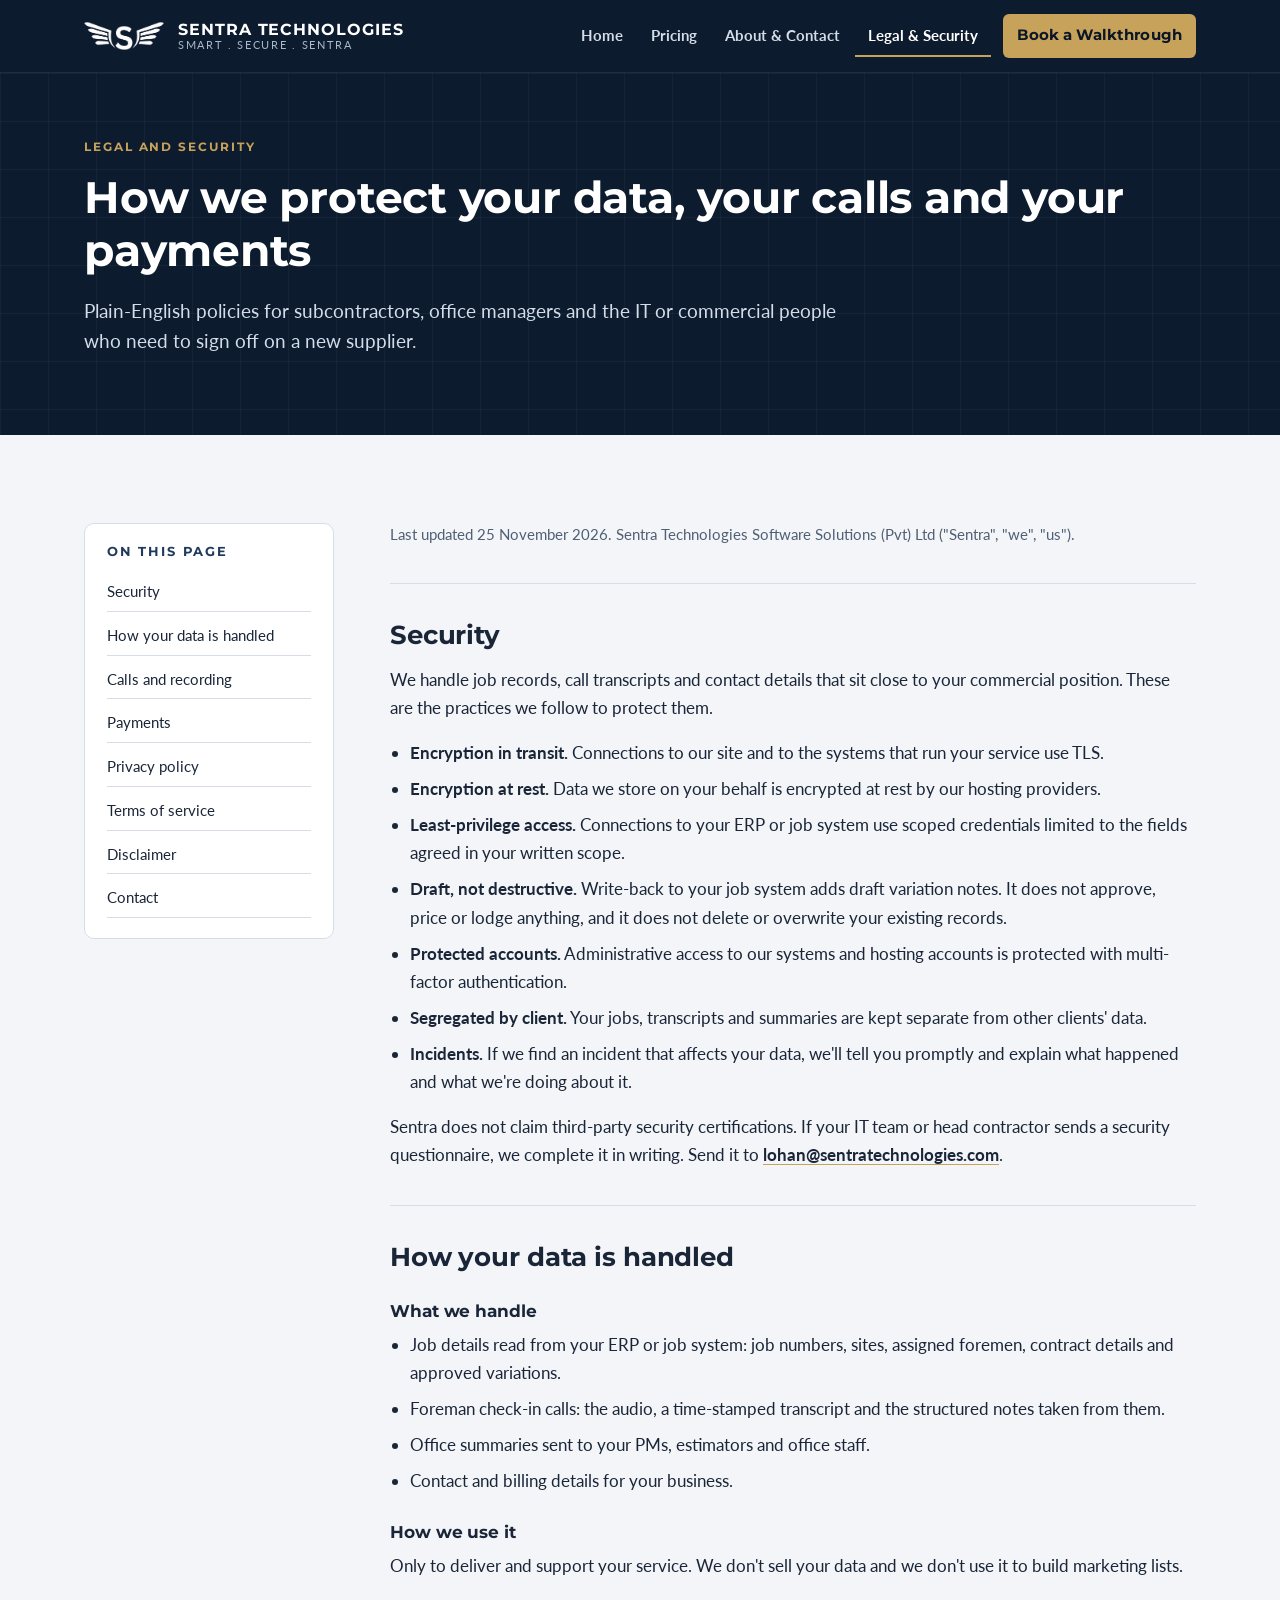
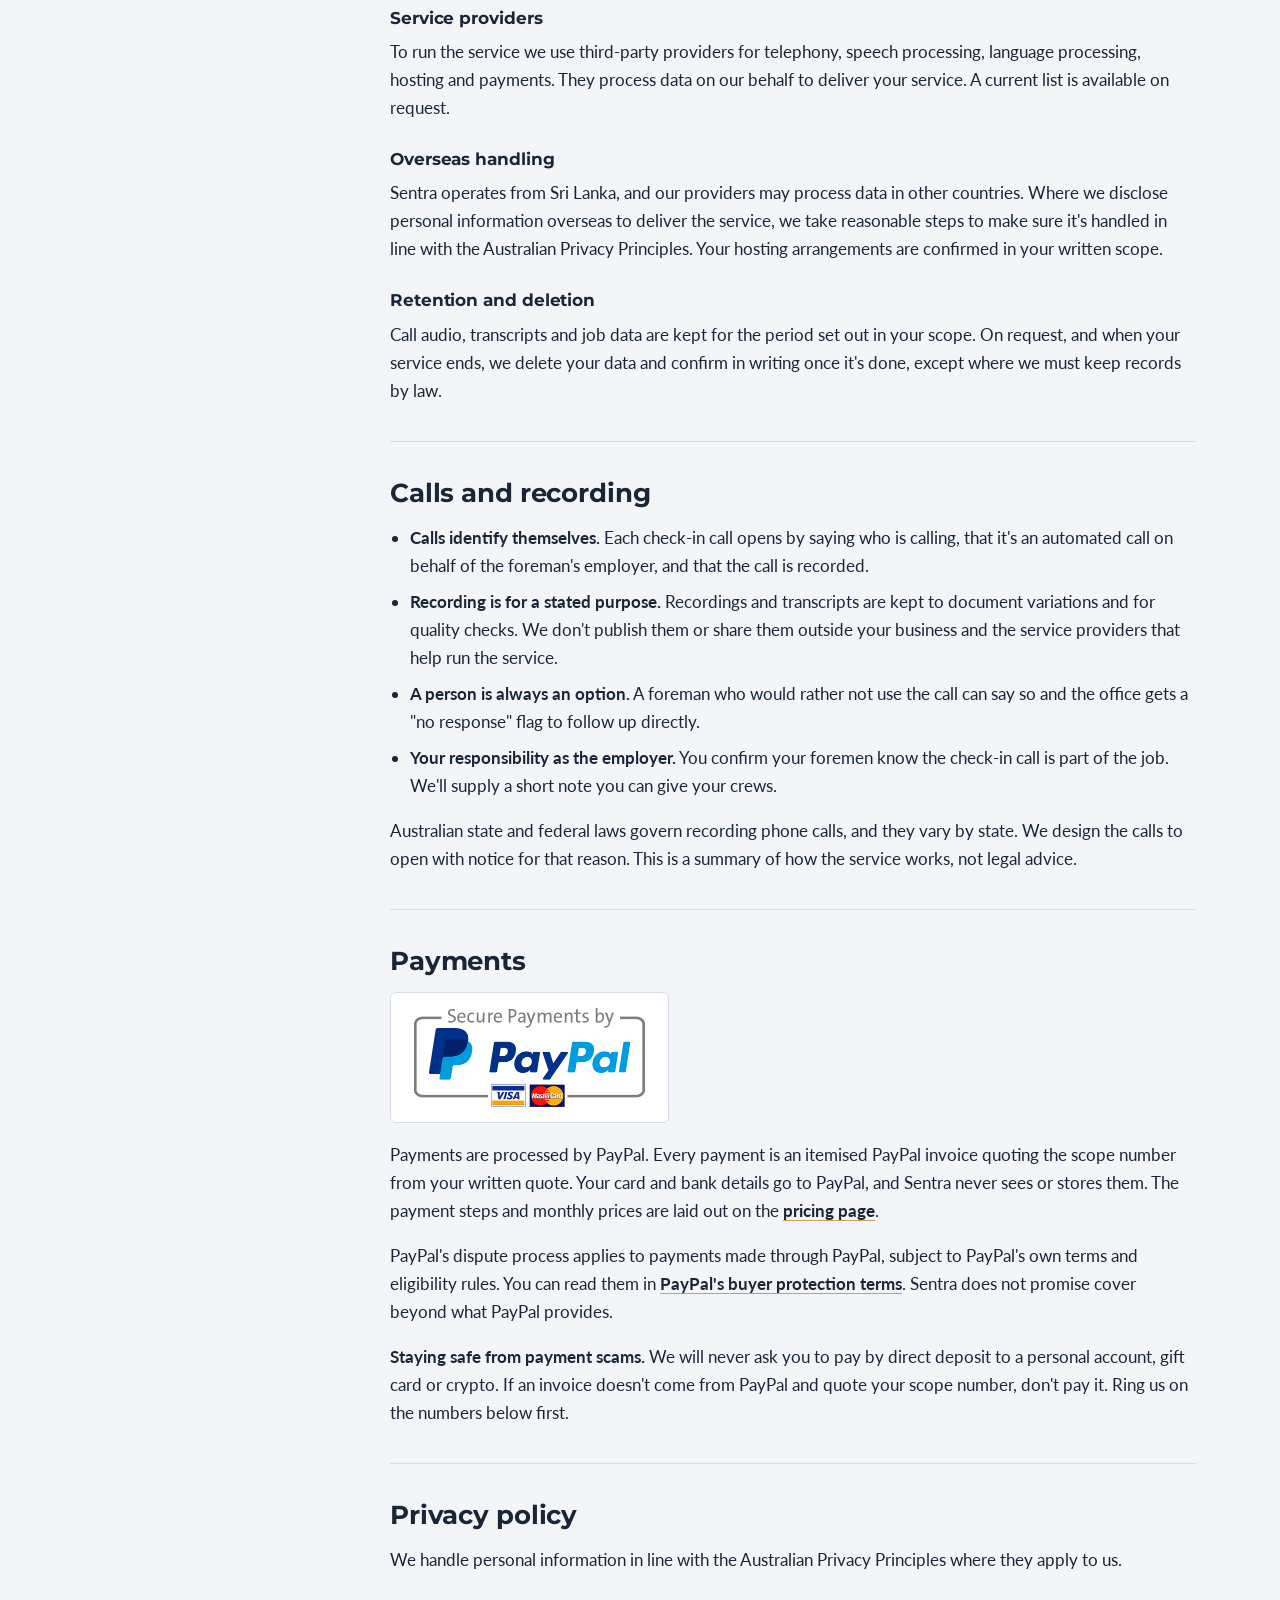
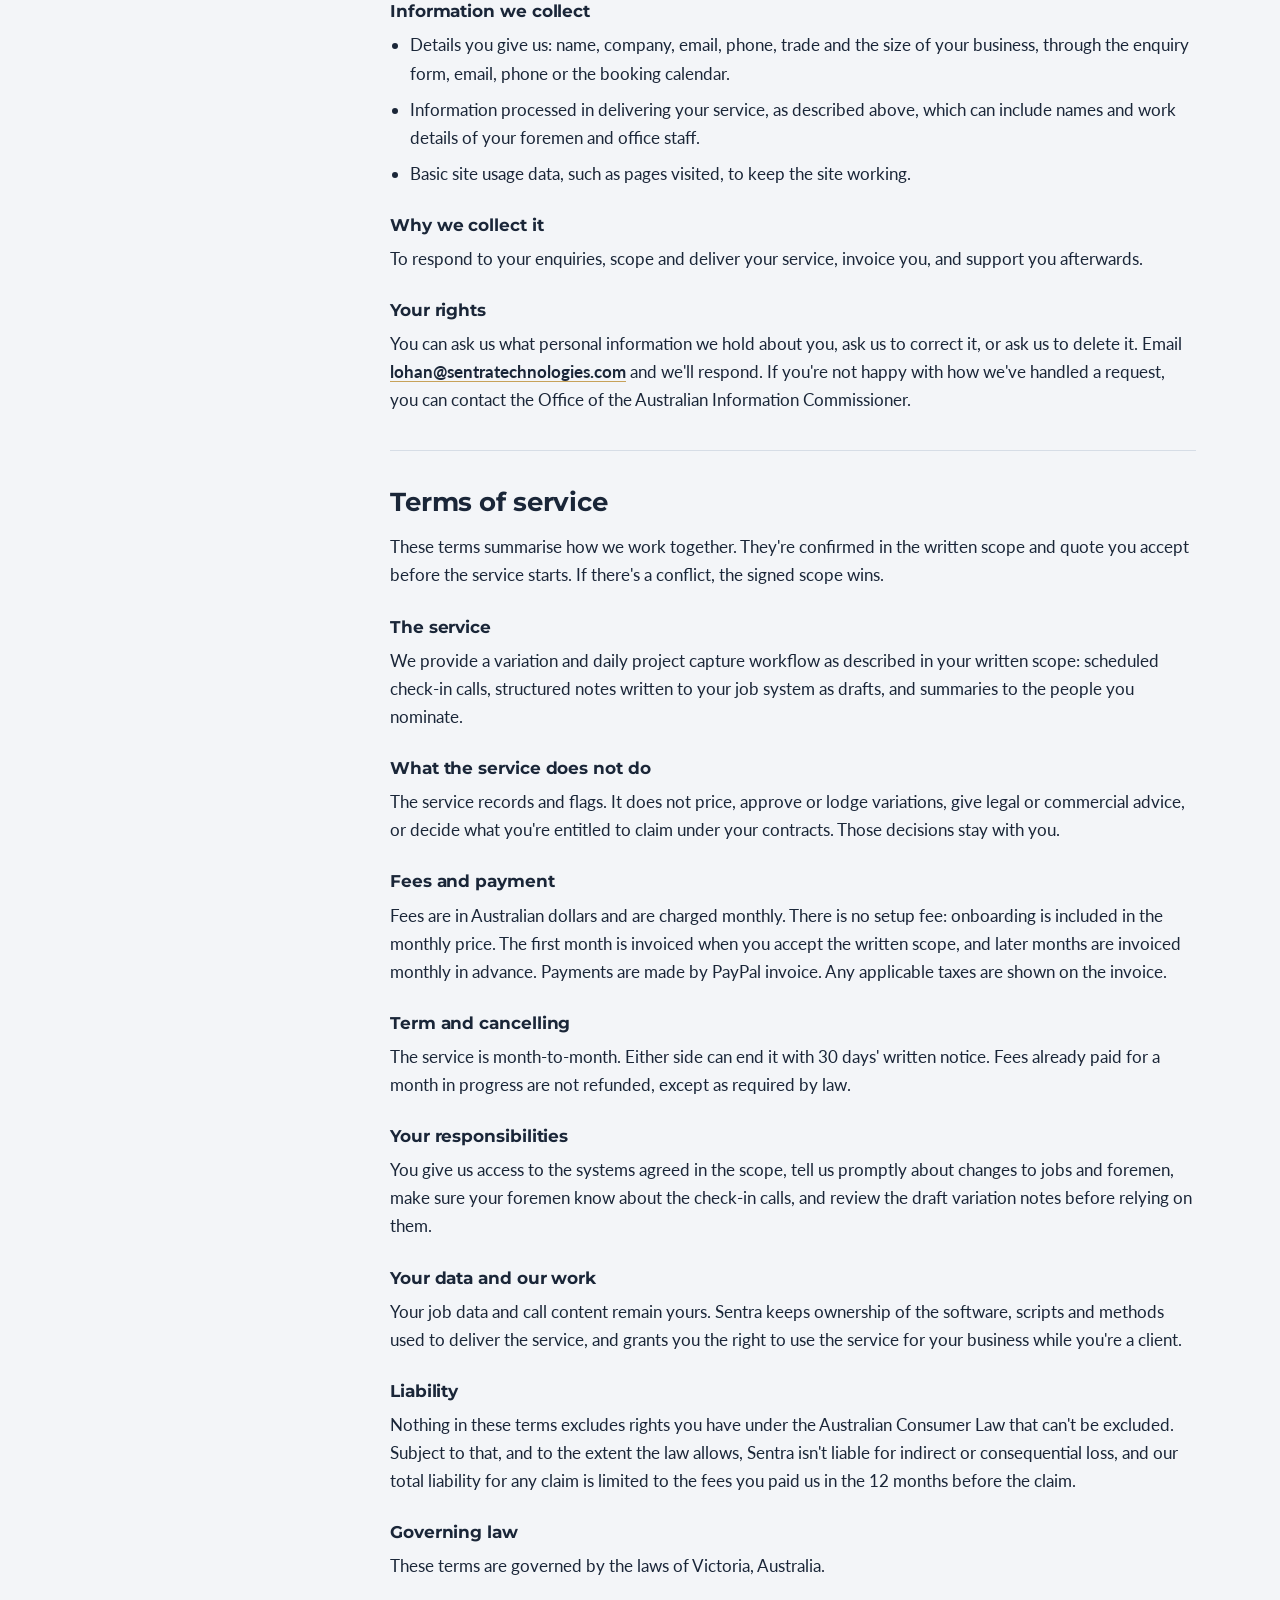
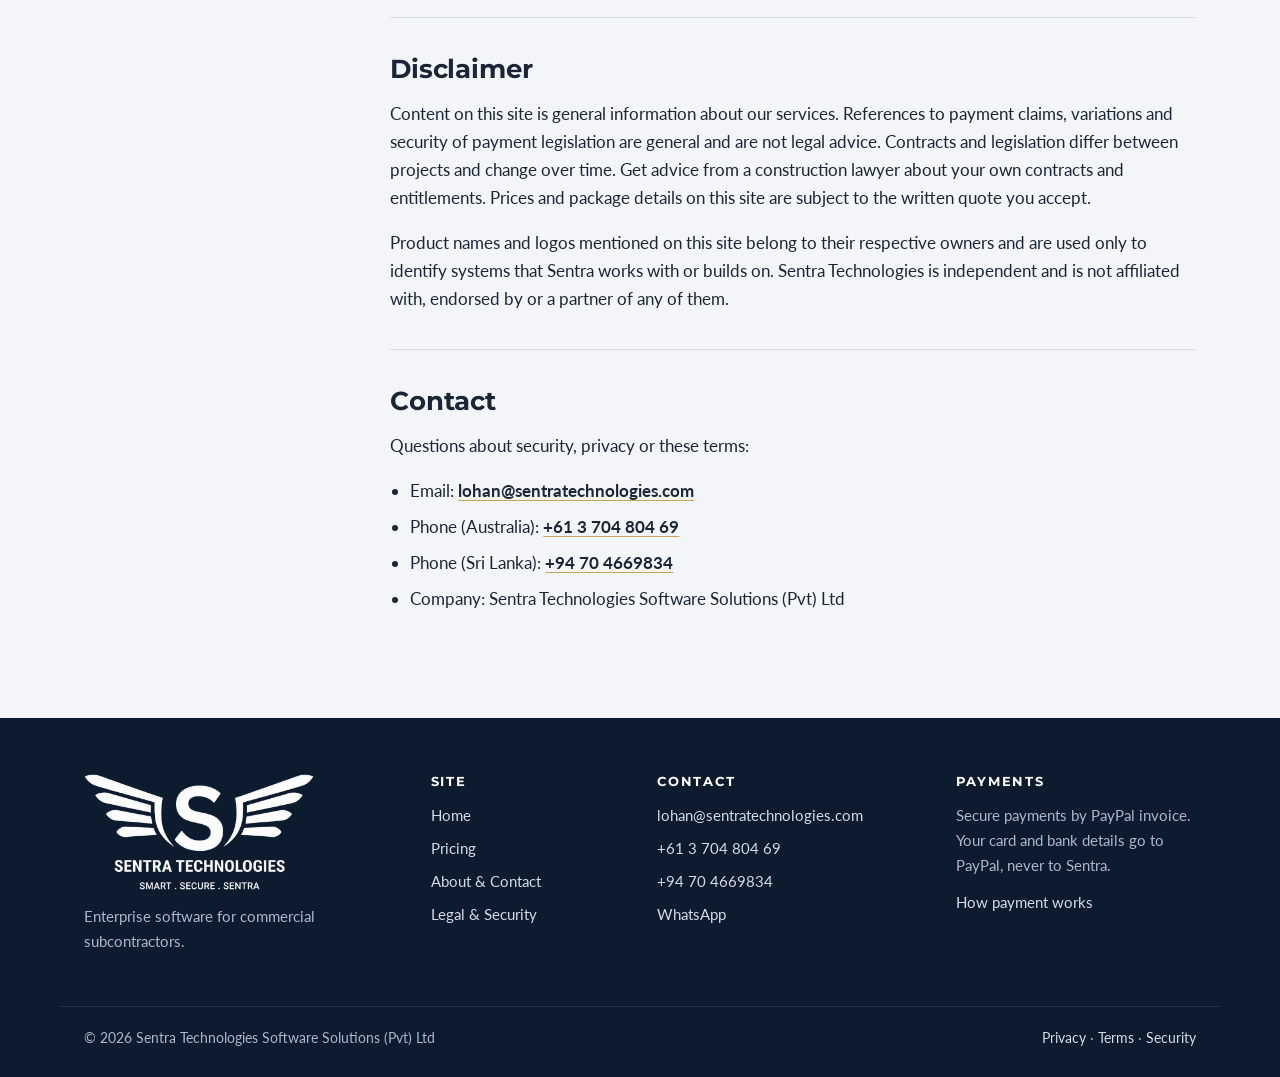
<file: legal.html>
<!DOCTYPE html>
<html lang="en-AU">
<head>
<meta charset="utf-8">
<meta name="viewport" content="width=device-width, initial-scale=1">
<title>Legal and Security | Sentra Technologies</title>
<meta name="description" content="Security practices, data handling, call recording, payments, privacy policy and terms of service for Sentra Technologies.">
<meta name="theme-color" content="#0D1B2E">
<link rel="icon" type="image/png" href="assets/img/favicon.png">

<!-- Fonts: the only external dependency. Montserrat = headings, Lato = body. -->
<link rel="preconnect" href="https://fonts.googleapis.com">
<link rel="preconnect" href="https://fonts.gstatic.com" crossorigin>
<link href="https://fonts.googleapis.com/css2?family=Lato:wght@400;700&family=Montserrat:wght@500;600;700&display=swap" rel="stylesheet">
<link rel="stylesheet" href="assets/css/styles.css">
</head>
<body>
<a class="skip" href="#main">Skip to content</a>
<header class="site-header">
  <div class="wrap bar">
    <a class="brand" href="index.html" aria-label="Sentra Technologies, home">
      <!-- LOGO: your original logo file (white on transparent). Files are in assets/img/. -->
      <img class="mark" src="assets/img/sentra-mark.png" alt="" width="80" height="27">
      <span class="brand-text"><b>Sentra Technologies</b><span>Smart . Secure . Sentra</span></span>
    </a>
    <button class="nav-toggle" type="button" aria-label="Menu" aria-expanded="false" aria-controls="site-nav"><span class="bars"></span></button>
    <nav class="site-nav" id="site-nav" aria-label="Primary">
      <a href="index.html">Home</a>
      <a href="pricing.html">Pricing</a>
      <a href="about.html">About &amp; Contact</a>
      <a href="legal.html" aria-current="page">Legal &amp; Security</a>
      <a class="btn btn-brass btn-sm nav-cta" href="about.html#book">Book a Walkthrough</a>
    </nav>
  </div>
</header>

<main id="main">
<section class="page-hero">
  <div class="wrap">
    <span class="eyebrow">Legal and security</span>
    <h1>How we protect your data, your calls and your payments</h1>
    <p class="lead">Plain-English policies for subcontractors, office managers and the IT or commercial people who need to sign off on a new supplier.</p>
  </div>
</section>

<!-- ==========================================================
     REVIEW BEFORE PUBLISHING: these sections describe practices and terms that Sentra must actually follow.
     Confirm each statement matches how you operate, and have a lawyer review the Terms before relying on them.
     Items worth checking: encryption and MFA statements, hosting region, record retention, the 12-month liability cap,
     governing law, refund wording, and the call-opening notice wording.
     ========================================================== -->
<section class="block">
  <div class="wrap legal">
    <nav class="toc" aria-label="On this page">
      <h2>On this page</h2>
      <ol>
        <li><a href="#security">Security</a></li>
        <li><a href="#data">How your data is handled</a></li>
        <li><a href="#calls">Calls and recording</a></li>
        <li><a href="#payments">Payments</a></li>
        <li><a href="#privacy">Privacy policy</a></li>
        <li><a href="#terms">Terms of service</a></li>
        <li><a href="#disclaimer">Disclaimer</a></li>
        <li><a href="#contact-legal">Contact</a></li>
      </ol>
    </nav>

    <div class="doc">
      <p class="meta">Last updated 25 November 2026. Sentra Technologies Software Solutions (Pvt) Ltd ("Sentra", "we", "us").</p>

      <h2 id="security">Security</h2>
      <p>We handle job records, call transcripts and contact details that sit close to your commercial position. These are the practices we follow to protect them.</p>
      <ul>
        <li><b>Encryption in transit.</b> Connections to our site and to the systems that run your service use TLS.</li>
        <li><b>Encryption at rest.</b> Data we store on your behalf is encrypted at rest by our hosting providers.</li>
        <li><b>Least-privilege access.</b> Connections to your ERP or job system use scoped credentials limited to the fields agreed in your written scope.</li>
        <li><b>Draft, not destructive.</b> Write-back to your job system adds draft variation notes. It does not approve, price or lodge anything, and it does not delete or overwrite your existing records.</li>
        <li><b>Protected accounts.</b> Administrative access to our systems and hosting accounts is protected with multi-factor authentication.</li>
        <li><b>Segregated by client.</b> Your jobs, transcripts and summaries are kept separate from other clients' data.</li>
        <li><b>Incidents.</b> If we find an incident that affects your data, we'll tell you promptly and explain what happened and what we're doing about it.</li>
      </ul>
      <p>Sentra does not claim third-party security certifications. If your IT team or head contractor sends a security questionnaire, we complete it in writing. Send it to <a href="mailto:lohan@sentratechnologies.com">lohan@sentratechnologies.com</a>.</p>

      <h2 id="data">How your data is handled</h2>
      <h3>What we handle</h3>
      <ul>
        <li>Job details read from your ERP or job system: job numbers, sites, assigned foremen, contract details and approved variations.</li>
        <li>Foreman check-in calls: the audio, a time-stamped transcript and the structured notes taken from them.</li>
        <li>Office summaries sent to your PMs, estimators and office staff.</li>
        <li>Contact and billing details for your business.</li>
      </ul>
      <h3>How we use it</h3>
      <p>Only to deliver and support your service. We don't sell your data and we don't use it to build marketing lists.</p>
      <h3>Service providers</h3>
      <p>To run the service we use third-party providers for telephony, speech processing, language processing, hosting and payments. They process data on our behalf to deliver your service. A current list is available on request.</p>
      <h3>Overseas handling</h3>
      <p>Sentra operates from Sri Lanka, and our providers may process data in other countries. Where we disclose personal information overseas to deliver the service, we take reasonable steps to make sure it's handled in line with the Australian Privacy Principles. Your hosting arrangements are confirmed in your written scope.</p>
      <h3>Retention and deletion</h3>
      <p>Call audio, transcripts and job data are kept for the period set out in your scope. On request, and when your service ends, we delete your data and confirm in writing once it's done, except where we must keep records by law.</p>

      <h2 id="calls">Calls and recording</h2>
      <ul>
        <li><b>Calls identify themselves.</b> Each check-in call opens by saying who is calling, that it's an automated call on behalf of the foreman's employer, and that the call is recorded.</li>
        <li><b>Recording is for a stated purpose.</b> Recordings and transcripts are kept to document variations and for quality checks. We don't publish them or share them outside your business and the service providers that help run the service.</li>
        <li><b>A person is always an option.</b> A foreman who would rather not use the call can say so and the office gets a "no response" flag to follow up directly.</li>
        <li><b>Your responsibility as the employer.</b> You confirm your foremen know the check-in call is part of the job. We'll supply a short note you can give your crews.</li>
      </ul>
      <p>Australian state and federal laws govern recording phone calls, and they vary by state. We design the calls to open with notice for that reason. This is a summary of how the service works, not legal advice.</p>

      <h2 id="payments">Payments</h2>
      <!-- PayPal badge image: assets/img/paypal-secure.png -->
      <div class="pp-badge pp-badge-doc"><img src="assets/img/paypal-secure.png" alt="Secure payments by PayPal. Visa and Mastercard accepted through PayPal." width="237" height="105"></div>
      <p>Payments are processed by PayPal. Every payment is an itemised PayPal invoice quoting the scope number from your written quote. Your card and bank details go to PayPal, and Sentra never sees or stores them. The payment steps and monthly prices are laid out on the <a href="pricing.html#payments">pricing page</a>.</p>
      <p>PayPal's dispute process applies to payments made through PayPal, subject to PayPal's own terms and eligibility rules. You can read them in <a href="https://www.paypal.com/au/webapps/mpp/ua/buyer-protection" target="_blank" rel="noopener">PayPal's buyer protection terms</a>. Sentra does not promise cover beyond what PayPal provides.</p>
      <p><b>Staying safe from payment scams.</b> We will never ask you to pay by direct deposit to a personal account, gift card or crypto. If an invoice doesn't come from PayPal and quote your scope number, don't pay it. Ring us on the numbers below first.</p>

      <h2 id="privacy">Privacy policy</h2>
      <p>We handle personal information in line with the Australian Privacy Principles where they apply to us.</p>
      <h3>Information we collect</h3>
      <ul>
        <li>Details you give us: name, company, email, phone, trade and the size of your business, through the enquiry form, email, phone or the booking calendar.</li>
        <li>Information processed in delivering your service, as described above, which can include names and work details of your foremen and office staff.</li>
        <li>Basic site usage data, such as pages visited, to keep the site working.</li>
      </ul>
      <h3>Why we collect it</h3>
      <p>To respond to your enquiries, scope and deliver your service, invoice you, and support you afterwards.</p>
      <h3>Your rights</h3>
      <p>You can ask us what personal information we hold about you, ask us to correct it, or ask us to delete it. Email <a href="mailto:lohan@sentratechnologies.com">lohan@sentratechnologies.com</a> and we'll respond. If you're not happy with how we've handled a request, you can contact the Office of the Australian Information Commissioner.</p>

      <h2 id="terms">Terms of service</h2>
      <p>These terms summarise how we work together. They're confirmed in the written scope and quote you accept before the service starts. If there's a conflict, the signed scope wins.</p>
      <h3>The service</h3>
      <p>We provide a variation and daily project capture workflow as described in your written scope: scheduled check-in calls, structured notes written to your job system as drafts, and summaries to the people you nominate.</p>
      <h3>What the service does not do</h3>
      <p>The service records and flags. It does not price, approve or lodge variations, give legal or commercial advice, or decide what you're entitled to claim under your contracts. Those decisions stay with you.</p>
      <h3>Fees and payment</h3>
      <p>Fees are in Australian dollars and are charged monthly. There is no setup fee: onboarding is included in the monthly price. The first month is invoiced when you accept the written scope, and later months are invoiced monthly in advance. Payments are made by PayPal invoice. Any applicable taxes are shown on the invoice.</p>
      <h3>Term and cancelling</h3>
      <p>The service is month-to-month. Either side can end it with 30 days' written notice. Fees already paid for a month in progress are not refunded, except as required by law.</p>
      <h3>Your responsibilities</h3>
      <p>You give us access to the systems agreed in the scope, tell us promptly about changes to jobs and foremen, make sure your foremen know about the check-in calls, and review the draft variation notes before relying on them.</p>
      <h3>Your data and our work</h3>
      <p>Your job data and call content remain yours. Sentra keeps ownership of the software, scripts and methods used to deliver the service, and grants you the right to use the service for your business while you're a client.</p>
      <h3>Liability</h3>
      <p>Nothing in these terms excludes rights you have under the Australian Consumer Law that can't be excluded. Subject to that, and to the extent the law allows, Sentra isn't liable for indirect or consequential loss, and our total liability for any claim is limited to the fees you paid us in the 12 months before the claim.</p>
      <h3>Governing law</h3>
      <p>These terms are governed by the laws of Victoria, Australia.</p>

      <h2 id="disclaimer">Disclaimer</h2>
      <p>Content on this site is general information about our services. References to payment claims, variations and security of payment legislation are general and are not legal advice. Contracts and legislation differ between projects and change over time. Get advice from a construction lawyer about your own contracts and entitlements. Prices and package details on this site are subject to the written quote you accept.</p>
      <p>Product names and logos mentioned on this site belong to their respective owners and are used only to identify systems that Sentra works with or builds on. Sentra Technologies is independent and is not affiliated with, endorsed by or a partner of any of them.</p>

      <h2 id="contact-legal">Contact</h2>
      <p>Questions about security, privacy or these terms:</p>
      <ul>
        <li>Email: <a href="mailto:lohan@sentratechnologies.com">lohan@sentratechnologies.com</a></li>
        <li>Phone (Australia): <a href="tel:+61370480469">+61 3 704 804 69</a></li>
        <li>Phone (Sri Lanka): <a href="tel:+94704669834">+94 70 4669834</a></li>
        <li>Company: Sentra Technologies Software Solutions (Pvt) Ltd</li>
      </ul>
    </div>
  </div>
</section>

</main>
<footer class="site-footer">
  <div class="wrap foot-grid">
    <div>
      <img class="foot-logo" src="assets/img/sentra-logo.png" alt="Sentra Technologies. Smart . Secure . Sentra" width="230" height="116">
      <p>Enterprise software for commercial subcontractors.</p>
    </div>
    <div>
      <h4>Site</h4>
      <ul>
        <li><a href="index.html">Home</a></li>
        <li><a href="pricing.html">Pricing</a></li>
        <li><a href="about.html">About &amp; Contact</a></li>
        <li><a href="legal.html">Legal &amp; Security</a></li>
      </ul>
    </div>
    <div>
      <h4>Contact</h4>
      <ul>
        <li><a href="mailto:lohan@sentratechnologies.com">lohan@sentratechnologies.com</a></li>
        <li><a href="tel:+61370480469">+61 3 704 804 69</a></li>
        <li><a href="tel:+94704669834">+94 70 4669834</a></li>
        <li><a href="https://wa.me/94704669834" target="_blank" rel="noopener">WhatsApp</a></li>
      </ul>
    </div>
    <div>
      <h4>Payments</h4>
      <p>Secure payments by PayPal invoice. Your card and bank details go to PayPal, never to Sentra.</p>
      <p><a href="pricing.html#payments">How payment works</a></p>
    </div>
  </div>
  <div class="wrap foot-base">
    <p>&copy; <span id="yr">2026</span> Sentra Technologies Software Solutions (Pvt) Ltd</p>
    <p><a href="legal.html#privacy">Privacy</a> &middot; <a href="legal.html#terms">Terms</a> &middot; <a href="legal.html#security">Security</a></p>
  </div>
</footer>

<script src="assets/js/site.js"></script>
</body>
</html>
</file>
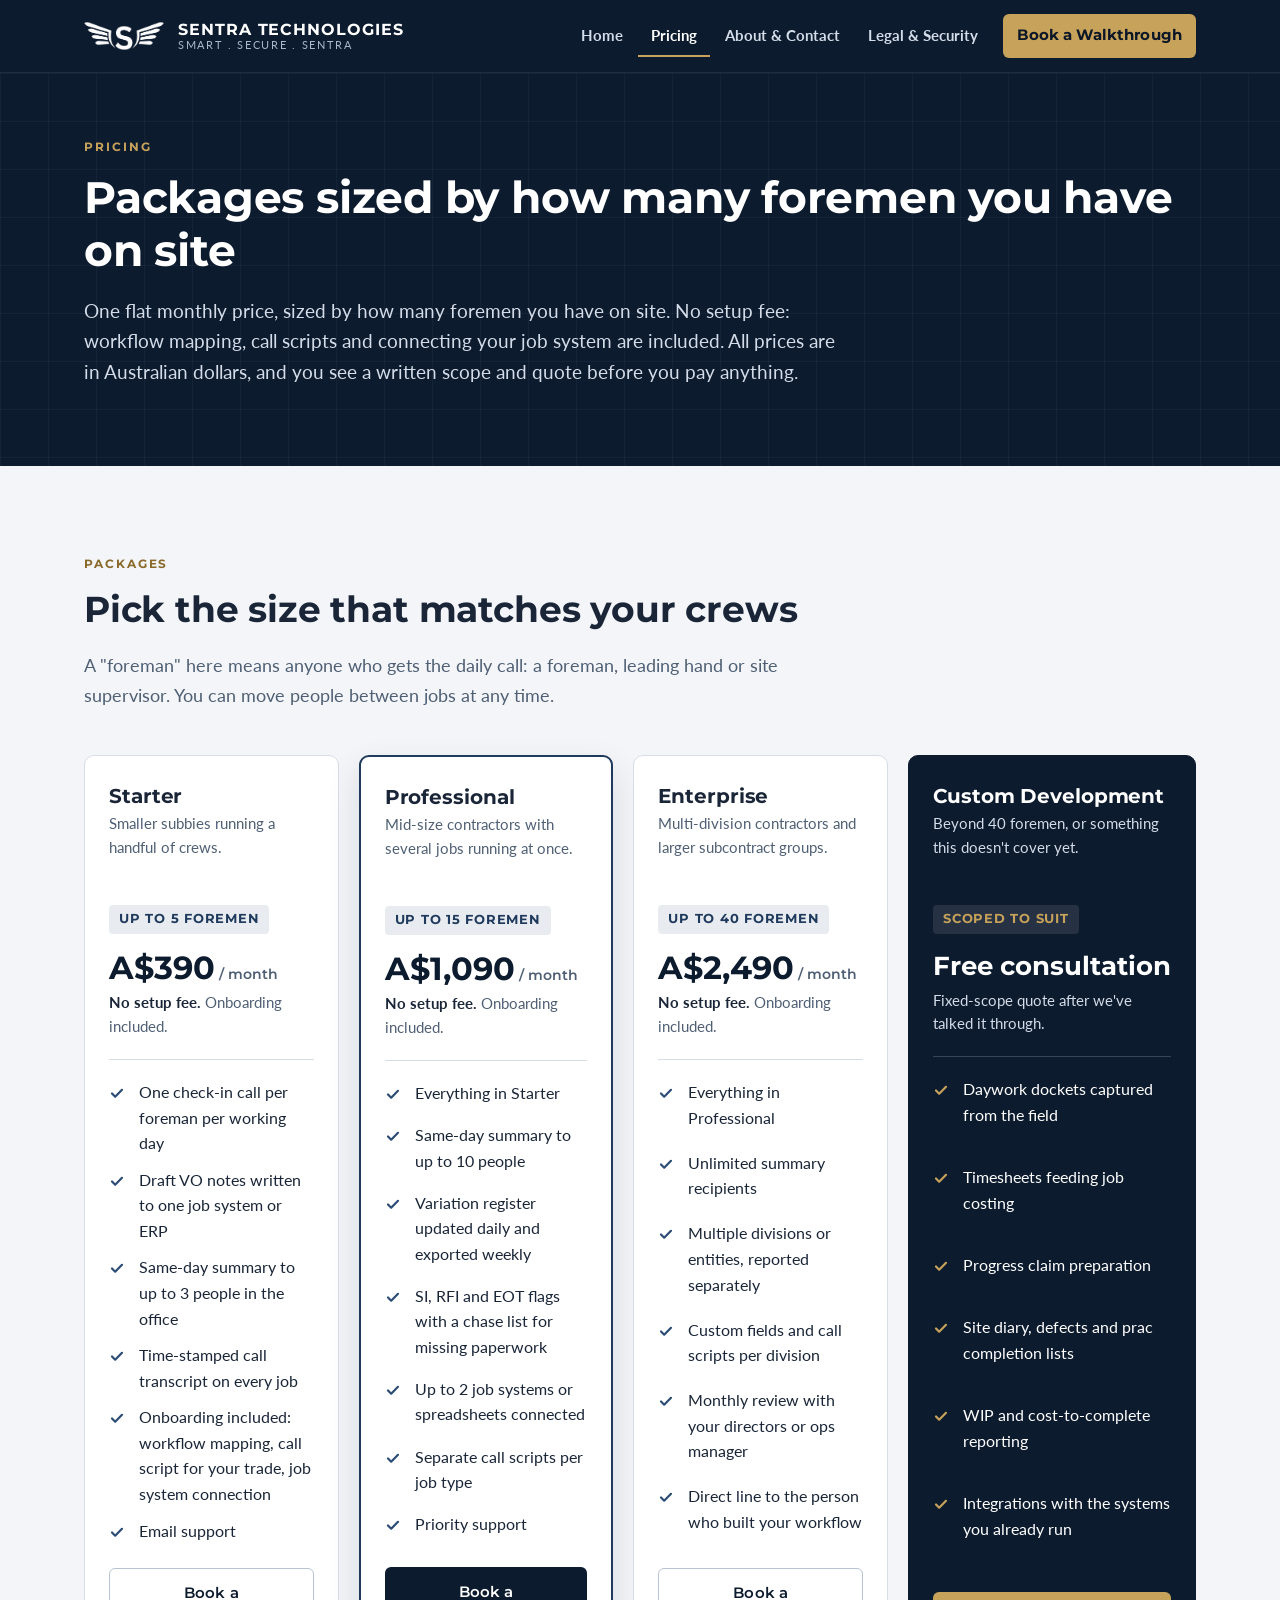
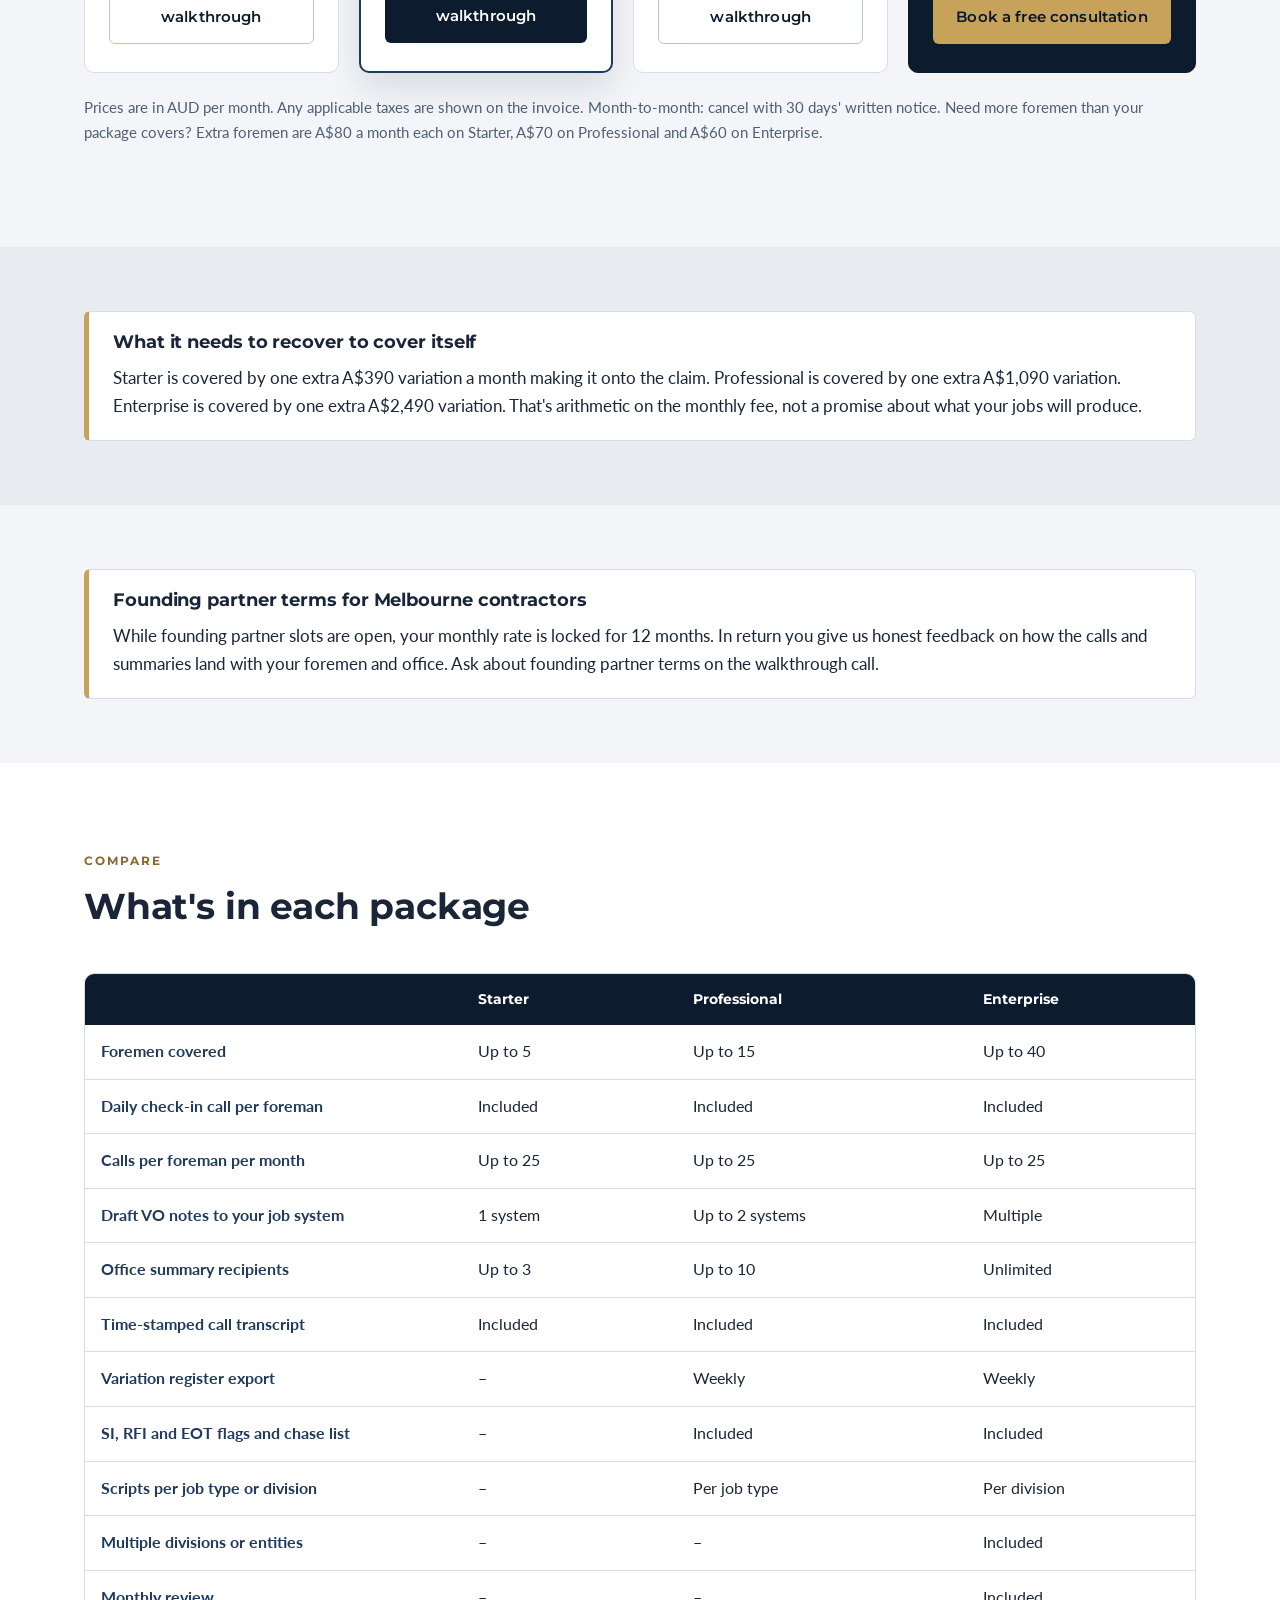
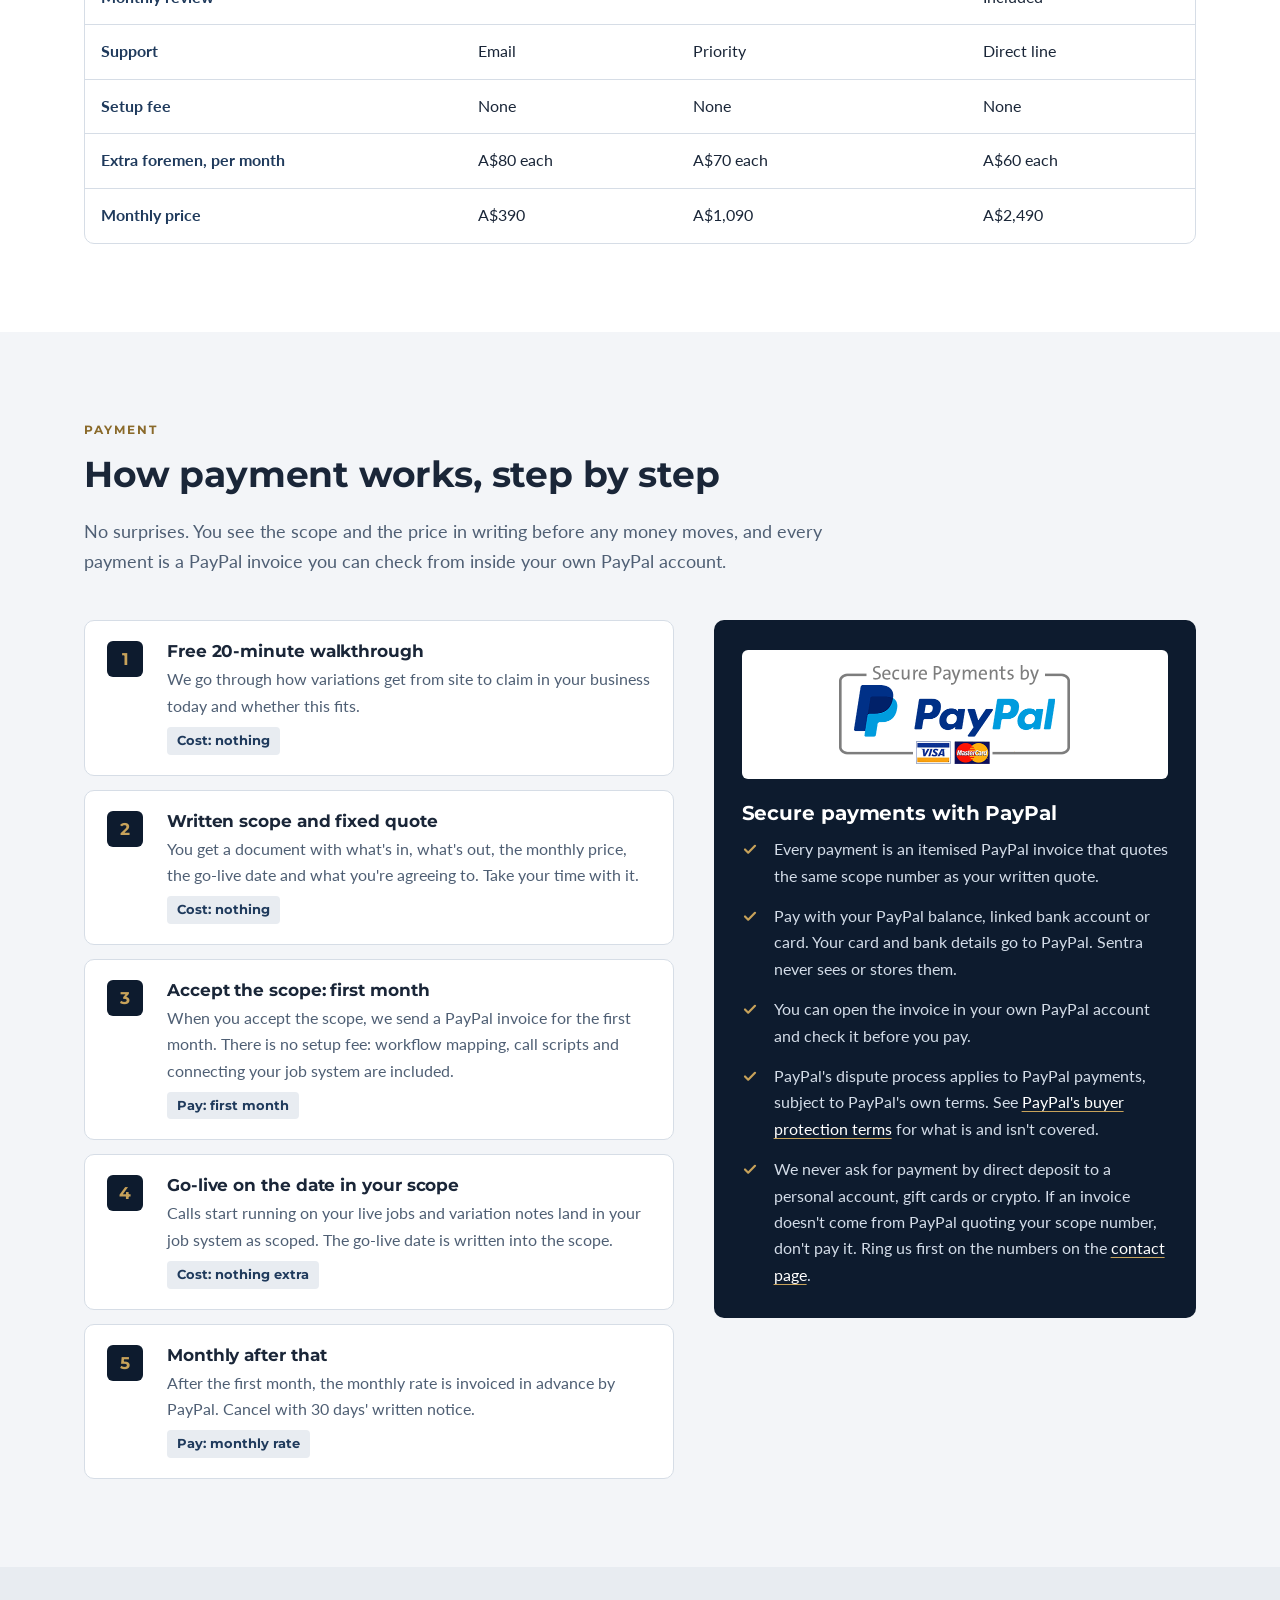
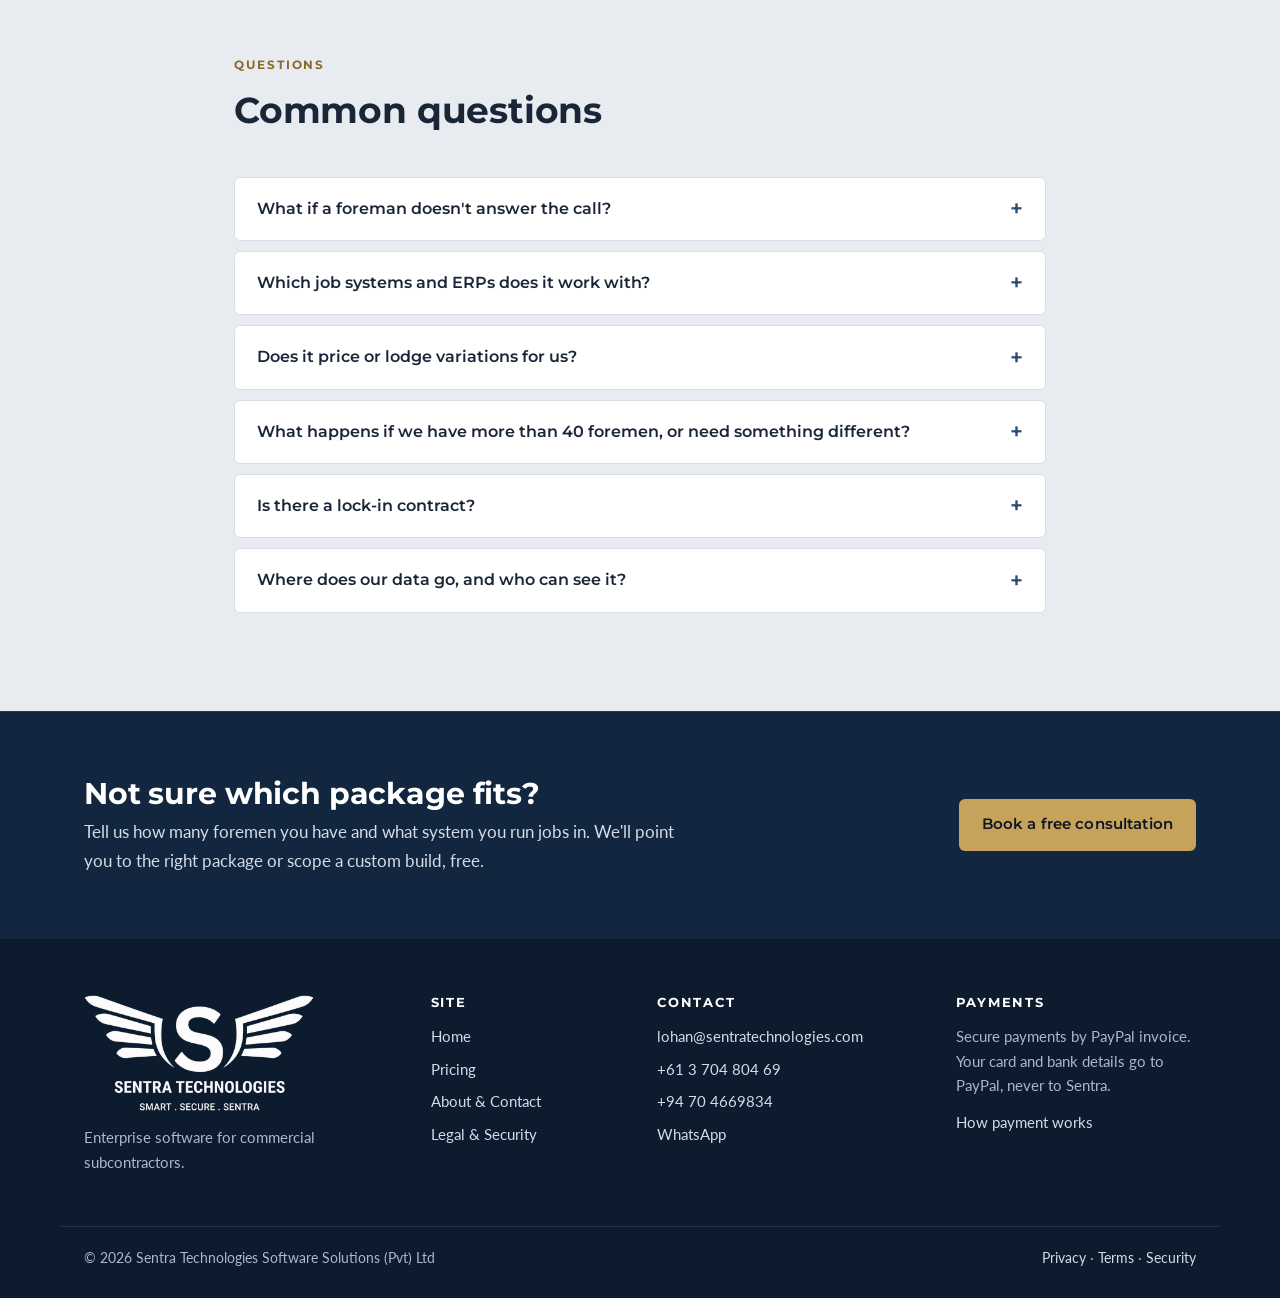
<file: pricing.html>
<!DOCTYPE html>
<html lang="en-AU">
<head>
<meta charset="utf-8">
<meta name="viewport" content="width=device-width, initial-scale=1">
<title>Pricing | Sentra Technologies</title>
<meta name="description" content="Fixed setup and flat monthly packages sized by number of foremen, plus custom development by free consultation. Payments by PayPal invoice, in AUD.">
<meta name="theme-color" content="#0D1B2E">
<link rel="icon" type="image/png" href="assets/img/favicon.png">

<!-- Fonts: the only external dependency. Montserrat = headings, Lato = body. -->
<link rel="preconnect" href="https://fonts.googleapis.com">
<link rel="preconnect" href="https://fonts.gstatic.com" crossorigin>
<link href="https://fonts.googleapis.com/css2?family=Lato:wght@400;700&family=Montserrat:wght@500;600;700&display=swap" rel="stylesheet">
<link rel="stylesheet" href="assets/css/styles.css">
</head>
<body>
<a class="skip" href="#main">Skip to content</a>
<header class="site-header">
  <div class="wrap bar">
    <a class="brand" href="index.html" aria-label="Sentra Technologies, home">
      <!-- LOGO: your original logo file (white on transparent). Files are in assets/img/. -->
      <img class="mark" src="assets/img/sentra-mark.png" alt="" width="80" height="27">
      <span class="brand-text"><b>Sentra Technologies</b><span>Smart . Secure . Sentra</span></span>
    </a>
    <button class="nav-toggle" type="button" aria-label="Menu" aria-expanded="false" aria-controls="site-nav"><span class="bars"></span></button>
    <nav class="site-nav" id="site-nav" aria-label="Primary">
      <a href="index.html">Home</a>
      <a href="pricing.html" aria-current="page">Pricing</a>
      <a href="about.html">About &amp; Contact</a>
      <a href="legal.html">Legal &amp; Security</a>
      <a class="btn btn-brass btn-sm nav-cta" href="about.html#book">Book a Walkthrough</a>
    </nav>
  </div>
</header>

<main id="main">
<section class="page-hero">
  <div class="wrap">
    <span class="eyebrow">Pricing</span>
    <h1>Packages sized by how many foremen you have on site</h1>
    <p class="lead">One flat monthly price, sized by how many foremen you have on site. No setup fee: workflow mapping, call scripts and connecting your job system are included. All prices are in Australian dollars, and you see a written scope and quote before you pay anything.</p>
  </div>
</section>

<!-- ==========================================================
     PRICES: edit here. Everything on this page is draft copy to confirm. Monthly only, no setup fee.
     Starter       A$390/mo,   up to 5 foremen   (extra foremen A$80/mo each)
     Professional  A$1,090/mo, up to 15 foremen  (extra foremen A$70/mo each)
     Enterprise    A$2,490/mo, up to 40 foremen  (extra foremen A$60/mo each)
     ========================================================== -->
<section class="block" id="packages" aria-labelledby="packages-h">
  <div class="wrap">
    <div class="section-head">
      <span class="eyebrow">Packages</span>
      <h2 id="packages-h">Pick the size that matches your crews</h2>
      <p>A "foreman" here means anyone who gets the daily call: a foreman, leading hand or site supervisor. You can move people between jobs at any time.</p>
    </div>

    <div class="tiers">
      <article class="tier">
        <h3>Starter</h3>
        <p class="for">Smaller subbies running a handful of crews.</p>
        <span class="size">Up to 5 foremen</span>
        <div class="price">A$390<small>/ month</small></div>
        <p class="setup"><b>No setup fee.</b> Onboarding included.</p>
        <ul class="ticks">
          <li>One check-in call per foreman per working day</li>
          <li>Draft VO notes written to one job system or ERP</li>
          <li>Same-day summary to up to 3 people in the office</li>
          <li>Time-stamped call transcript on every job</li>
          <li>Onboarding included: workflow mapping, call script for your trade, job system connection</li>
          <li>Email support</li>
        </ul>
        <a class="btn btn-outline btn-block" href="about.html#book">Book a walkthrough</a>
      </article>

      <article class="tier featured">
        <h3>Professional</h3>
        <p class="for">Mid-size contractors with several jobs running at once.</p>
        <span class="size">Up to 15 foremen</span>
        <div class="price">A$1,090<small>/ month</small></div>
        <p class="setup"><b>No setup fee.</b> Onboarding included.</p>
        <ul class="ticks">
          <li>Everything in Starter</li>
          <li>Same-day summary to up to 10 people</li>
          <li>Variation register updated daily and exported weekly</li>
          <li>SI, RFI and EOT flags with a chase list for missing paperwork</li>
          <li>Up to 2 job systems or spreadsheets connected</li>
          <li>Separate call scripts per job type</li>
          <li>Priority support</li>
        </ul>
        <a class="btn btn-navy btn-block" href="about.html#book">Book a walkthrough</a>
      </article>

      <article class="tier">
        <h3>Enterprise</h3>
        <p class="for">Multi-division contractors and larger subcontract groups.</p>
        <span class="size">Up to 40 foremen</span>
        <div class="price">A$2,490<small>/ month</small></div>
        <p class="setup"><b>No setup fee.</b> Onboarding included.</p>
        <ul class="ticks">
          <li>Everything in Professional</li>
          <li>Unlimited summary recipients</li>
          <li>Multiple divisions or entities, reported separately</li>
          <li>Custom fields and call scripts per division</li>
          <li>Monthly review with your directors or ops manager</li>
          <li>Direct line to the person who built your workflow</li>
        </ul>
        <a class="btn btn-outline btn-block" href="about.html#book">Book a walkthrough</a>
      </article>

      <article class="tier custom">
        <h3>Custom Development</h3>
        <p class="for">Beyond 40 foremen, or something this doesn't cover yet.</p>
        <span class="size">Scoped to suit</span>
        <div class="price">Free consultation</div>
        <p class="setup">Fixed-scope quote after we've talked it through.</p>
        <ul class="ticks">
          <li>Daywork dockets captured from the field</li>
          <li>Timesheets feeding job costing</li>
          <li>Progress claim preparation</li>
          <li>Site diary, defects and prac completion lists</li>
          <li>WIP and cost-to-complete reporting</li>
          <li>Integrations with the systems you already run</li>
        </ul>
        <a class="btn btn-brass btn-block" href="about.html#book">Book a free consultation</a>
      </article>
    </div>

    <p style="margin-top:22px;color:var(--muted);font-size:15px">
      Prices are in AUD per month. Any applicable taxes are shown on the invoice. Month-to-month: cancel with 30 days' written notice.
      Need more foremen than your package covers? Extra foremen are A$80 a month each on Starter, A$70 on Professional and A$60 on Enterprise.
    </p>
  </div>
</section>

<!-- ========================= BREAK-EVEN ========================= -->
<section class="block tight alt" aria-labelledby="be-h">
  <div class="wrap">
    <div class="notice">
      <h3 id="be-h">What it needs to recover to cover itself</h3>
      <p>Starter is covered by one extra A$390 variation a month making it onto the claim. Professional is covered by one extra A$1,090 variation. Enterprise is covered by one extra A$2,490 variation. That's arithmetic on the monthly fee, not a promise about what your jobs will produce.</p>
    </div>
  </div>
</section>

<!-- ========================= FOUNDING PARTNER ========================= -->
<section class="block tight" aria-labelledby="founding-h">
  <div class="wrap">
    <div class="notice">
      <!-- EDITABLE: founding partner terms. -->
      <h3 id="founding-h">Founding partner terms for Melbourne contractors</h3>
      <p>While founding partner slots are open, your monthly rate is locked for 12 months. In return you give us honest feedback on how the calls and summaries land with your foremen and office. Ask about founding partner terms on the walkthrough call.</p>
    </div>
  </div>
</section>

<!-- ========================= COMPARISON ========================= -->
<section class="block paper" id="compare" aria-labelledby="compare-h">
  <div class="wrap">
    <div class="section-head">
      <span class="eyebrow">Compare</span>
      <h2 id="compare-h">What's in each package</h2>
    </div>
    <div class="table-wrap">
      <table class="compare">
        <thead>
          <tr><th scope="col">&nbsp;</th><th scope="col">Starter</th><th scope="col">Professional</th><th scope="col">Enterprise</th></tr>
        </thead>
        <tbody>
          <tr><th scope="row">Foremen covered</th><td>Up to 5</td><td>Up to 15</td><td>Up to 40</td></tr>
          <tr><th scope="row">Daily check-in call per foreman</th><td>Included</td><td>Included</td><td>Included</td></tr>
          <tr><th scope="row">Calls per foreman per month</th><td>Up to 25</td><td>Up to 25</td><td>Up to 25</td></tr>
          <tr><th scope="row">Draft VO notes to your job system</th><td>1 system</td><td>Up to 2 systems</td><td>Multiple</td></tr>
          <tr><th scope="row">Office summary recipients</th><td>Up to 3</td><td>Up to 10</td><td>Unlimited</td></tr>
          <tr><th scope="row">Time-stamped call transcript</th><td>Included</td><td>Included</td><td>Included</td></tr>
          <tr><th scope="row">Variation register export</th><td aria-label="Not included">&ndash;</td><td>Weekly</td><td>Weekly</td></tr>
          <tr><th scope="row">SI, RFI and EOT flags and chase list</th><td aria-label="Not included">&ndash;</td><td>Included</td><td>Included</td></tr>
          <tr><th scope="row">Scripts per job type or division</th><td aria-label="Not included">&ndash;</td><td>Per job type</td><td>Per division</td></tr>
          <tr><th scope="row">Multiple divisions or entities</th><td aria-label="Not included">&ndash;</td><td aria-label="Not included">&ndash;</td><td>Included</td></tr>
          <tr><th scope="row">Monthly review</th><td aria-label="Not included">&ndash;</td><td aria-label="Not included">&ndash;</td><td>Included</td></tr>
          <tr><th scope="row">Support</th><td>Email</td><td>Priority</td><td>Direct line</td></tr>
          <tr><th scope="row">Setup fee</th><td>None</td><td>None</td><td>None</td></tr>
          <tr><th scope="row">Extra foremen, per month</th><td>A$80 each</td><td>A$70 each</td><td>A$60 each</td></tr>
          <tr><th scope="row">Monthly price</th><td>A$390</td><td>A$1,090</td><td>A$2,490</td></tr>
        </tbody>
      </table>
    </div>
  </div>
</section>

<!-- ========================= HOW PAYMENT WORKS ========================= -->
<section class="block" id="payments" aria-labelledby="payments-h">
  <div class="wrap">
    <div class="section-head">
      <span class="eyebrow">Payment</span>
      <h2 id="payments-h">How payment works, step by step</h2>
      <p>No surprises. You see the scope and the price in writing before any money moves, and every payment is a PayPal invoice you can check from inside your own PayPal account.</p>
    </div>

    <div class="pp-grid">
      <ol class="pay-steps">
        <li>
          <div>
            <h3>Free 20-minute walkthrough</h3>
            <p>We go through how variations get from site to claim in your business today and whether this fits.</p>
            <span class="money">Cost: nothing</span>
          </div>
        </li>
        <li>
          <div>
            <h3>Written scope and fixed quote</h3>
            <p>You get a document with what's in, what's out, the monthly price, the go-live date and what you're agreeing to. Take your time with it.</p>
            <span class="money">Cost: nothing</span>
          </div>
        </li>
        <li>
          <div>
            <h3>Accept the scope: first month</h3>
            <p>When you accept the scope, we send a PayPal invoice for the first month. There is no setup fee: workflow mapping, call scripts and connecting your job system are included.</p>
            <span class="money">Pay: first month</span>
          </div>
        </li>
        <li>
          <div>
            <h3>Go-live on the date in your scope</h3>
            <p>Calls start running on your live jobs and variation notes land in your job system as scoped. The go-live date is written into the scope.</p>
            <span class="money">Cost: nothing extra</span>
          </div>
        </li>
        <li>
          <div>
            <h3>Monthly after that</h3>
            <p>After the first month, the monthly rate is invoiced in advance by PayPal. Cancel with 30 days' written notice.</p>
            <span class="money">Pay: monthly rate</span>
          </div>
        </li>
      </ol>

      <aside class="trust" aria-label="Secure payments with PayPal">
        <!-- PayPal badge image: assets/img/paypal-secure.png -->
        <div class="pp-badge"><img src="assets/img/paypal-secure.png" alt="Secure payments by PayPal. Visa and Mastercard accepted through PayPal." width="237" height="105"></div>
        <h3>Secure payments with PayPal</h3>
        <ul>
          <li>Every payment is an itemised PayPal invoice that quotes the same scope number as your written quote.</li>
          <li>Pay with your PayPal balance, linked bank account or card. Your card and bank details go to PayPal. Sentra never sees or stores them.</li>
          <li>You can open the invoice in your own PayPal account and check it before you pay.</li>
          <li>PayPal's dispute process applies to PayPal payments, subject to PayPal's own terms. See <a href="https://www.paypal.com/au/webapps/mpp/ua/buyer-protection" target="_blank" rel="noopener">PayPal's buyer protection terms</a> for what is and isn't covered.</li>
          <li>We never ask for payment by direct deposit to a personal account, gift cards or crypto. If an invoice doesn't come from PayPal quoting your scope number, don't pay it. Ring us first on the numbers on the <a href="about.html#contact">contact page</a>.</li>
        </ul>
      </aside>
    </div>
  </div>
</section>

<!-- ========================= FAQ ========================= -->
<section class="block alt" id="faq" aria-labelledby="faq-h">
  <div class="wrap narrow-faq" style="max-width:860px">
    <div class="section-head">
      <span class="eyebrow">Questions</span>
      <h2 id="faq-h">Common questions</h2>
    </div>
    <div class="faq">
      <details>
        <summary>What if a foreman doesn't answer the call?</summary>
        <p>The call is retried within the agreed call window. If there's still no answer, the office summary lists that job as "no response" so someone can ring the foreman directly.</p>
      </details>
      <details>
        <summary>Which job systems and ERPs does it work with?</summary>
        <p>Anything with an API or a reliable import route, or a structured spreadsheet or CSV handoff. We confirm the exact route in the walkthrough and write it into the scope before you pay anything.</p>
      </details>
      <details>
        <summary>Does it price or lodge variations for us?</summary>
        <p>No. It records what the foreman reports and flags what's missing. Your PM or estimator prices it, gets the paperwork in order and lodges it. Nothing is approved or claimed automatically.</p>
      </details>
      <details>
        <summary>What happens if we have more than 40 foremen, or need something different?</summary>
        <p>That's Custom Development. Book a free consultation and we'll scope it and quote a fixed price.</p>
      </details>
      <details>
        <summary>Is there a lock-in contract?</summary>
        <p>No. Packages are month-to-month with 30 days' written notice, and there's no setup fee. Fees already paid for a month in progress are not refunded, except as required by law.</p>
      </details>
      <details>
        <summary>Where does our data go, and who can see it?</summary>
        <p>Your job data and call transcripts are used only to deliver your service. The <a href="legal.html#security" style="font-weight:700">Legal and Security</a> page covers how calls, data and payments are handled.</p>
      </details>
    </div>
  </div>
</section>

<section class="cta-band block tight">
  <div class="wrap inner">
    <div>
      <h2>Not sure which package fits?</h2>
      <p>Tell us how many foremen you have and what system you run jobs in. We'll point you to the right package or scope a custom build, free.</p>
    </div>
    <a class="btn btn-brass" href="about.html#book">Book a free consultation</a>
  </div>
</section>

</main>
<footer class="site-footer">
  <div class="wrap foot-grid">
    <div>
      <img class="foot-logo" src="assets/img/sentra-logo.png" alt="Sentra Technologies. Smart . Secure . Sentra" width="230" height="116">
      <p>Enterprise software for commercial subcontractors.</p>
    </div>
    <div>
      <h4>Site</h4>
      <ul>
        <li><a href="index.html">Home</a></li>
        <li><a href="pricing.html">Pricing</a></li>
        <li><a href="about.html">About &amp; Contact</a></li>
        <li><a href="legal.html">Legal &amp; Security</a></li>
      </ul>
    </div>
    <div>
      <h4>Contact</h4>
      <ul>
        <li><a href="mailto:lohan@sentratechnologies.com">lohan@sentratechnologies.com</a></li>
        <li><a href="tel:+61370480469">+61 3 704 804 69</a></li>
        <li><a href="tel:+94704669834">+94 70 4669834</a></li>
        <li><a href="https://wa.me/94704669834" target="_blank" rel="noopener">WhatsApp</a></li>
      </ul>
    </div>
    <div>
      <h4>Payments</h4>
      <p>Secure payments by PayPal invoice. Your card and bank details go to PayPal, never to Sentra.</p>
      <p><a href="pricing.html#payments">How payment works</a></p>
    </div>
  </div>
  <div class="wrap foot-base">
    <p>&copy; <span id="yr">2026</span> Sentra Technologies Software Solutions (Pvt) Ltd</p>
    <p><a href="legal.html#privacy">Privacy</a> &middot; <a href="legal.html#terms">Terms</a> &middot; <a href="legal.html#security">Security</a></p>
  </div>
</footer>

<script src="assets/js/site.js"></script>
</body>
</html>
</file>
<file: assets/css/styles.css>
/* ==========================================================
   SENTRA TECHNOLOGIES - shared styles for all pages
   Palette: deep navy + steel blue, brass accent used sparingly.
   Brass on dark backgrounds only as fill/border/label; on light
   backgrounds the darker brass (--brass-dk) is used for small text.
   ========================================================== */
:root{
  --ink:#0B1626;
  --navy:#0D1B2E;
  --navy-2:#13263F;
  --navy-3:#182F4D;
  --steel:#1F3A5C;
  --steel-2:#2B4C75;
  --sky:#8FB0D1;
  --brass:#C7A25A;
  --brass-hi:#D8B97B;
  --brass-dk:#8A6A2B;
  --bg:#F3F5F8;
  --alt:#E8ECF1;
  --paper:#FFFFFF;
  --line:#D6DDE6;
  --text:#1A2638;
  --muted:#4F5F74;
  --on-dark:#D3DCE8;
  --on-dark-2:#A9B8CB;
  --r:6px;
  --r-lg:10px;
  --maxw:1160px;
}
*{box-sizing:border-box}
html{scroll-behavior:smooth;-webkit-text-size-adjust:100%}
body{margin:0;font-family:Lato,system-ui,"Segoe UI",Arial,sans-serif;font-size:17px;line-height:1.65;color:var(--text);background:var(--bg)}
h1,h2,h3,h4{font-family:Montserrat,system-ui,sans-serif;font-weight:700;line-height:1.22;letter-spacing:-.005em;margin:0 0 .55em}
p{margin:0 0 1em}
a{color:inherit}
img{max-width:100%;height:auto}
[id]{scroll-margin-top:92px}
.wrap{max-width:var(--maxw);margin:0 auto;padding:0 24px}
.sr-only{position:absolute;width:1px;height:1px;overflow:hidden;clip:rect(0 0 0 0);white-space:nowrap}
:focus-visible{outline:3px solid var(--brass);outline-offset:3px;border-radius:4px}
.light :focus-visible,.alt :focus-visible,main :focus-visible{outline-color:var(--steel-2)}
.dark :focus-visible,.hero :focus-visible,.page-hero :focus-visible,.site-header :focus-visible,.site-footer :focus-visible{outline-color:var(--brass)}
.skip{position:absolute;left:-999px;top:8px;background:var(--brass);color:var(--ink);padding:10px 16px;font-weight:700;z-index:100;border-radius:var(--r)}
.skip:focus{left:12px}

/* ---------- Buttons ---------- */
.btn{display:inline-flex;align-items:center;justify-content:center;font-family:Montserrat,sans-serif;font-weight:600;font-size:14.5px;letter-spacing:.01em;text-decoration:none;padding:13px 22px;border-radius:var(--r);border:1.5px solid transparent;min-height:46px;cursor:pointer;text-align:center;transition:background-color .15s,border-color .15s,color .15s}
.btn-brass{background:var(--brass);color:var(--ink)}
.btn-brass:hover{background:var(--brass-hi)}
.btn-navy{background:var(--navy);color:#fff}
.btn-navy:hover{background:var(--steel)}
.btn-ghost{border-color:rgba(255,255,255,.4);color:#fff;background:transparent}
.btn-ghost:hover{border-color:#fff}
.btn-outline{border-color:#B9C4D2;color:var(--navy);background:#fff}
.btn-outline:hover{border-color:var(--steel-2)}
.btn-sm{padding:9px 16px;min-height:40px;font-size:13.5px}
.btn-block{width:100%}
.cta-row{display:flex;flex-wrap:wrap;gap:12px;margin:28px 0 8px}

/* ---------- Header ---------- */
.site-header{position:sticky;top:0;z-index:60;background:var(--navy);border-bottom:1px solid rgba(255,255,255,.08)}
.bar{display:flex;align-items:center;justify-content:space-between;height:72px;gap:16px}
.brand{display:flex;align-items:center;gap:14px;text-decoration:none;color:#fff}
.brand .mark{width:80px;height:auto;display:block;flex:none}
.brand-text{display:flex;flex-direction:column;line-height:1.15}
.brand-text b{font-family:Montserrat,sans-serif;font-size:15.5px;font-weight:700;letter-spacing:.06em;text-transform:uppercase}
.brand-text span{font-size:10.5px;letter-spacing:.16em;text-transform:uppercase;color:var(--on-dark-2)}
.site-nav{display:none;align-items:center;gap:2px}
.site-nav a{color:var(--on-dark);text-decoration:none;font-weight:700;font-size:14.5px;padding:9px 13px;border-radius:var(--r)}
.site-nav a:hover{color:#fff;background:rgba(255,255,255,.07)}
.site-nav a[aria-current="page"]{color:#fff;box-shadow:inset 0 -2px 0 var(--brass);border-radius:0}
.site-nav .nav-cta{margin-left:10px;color:var(--ink)}
.site-nav .nav-cta:hover{background:var(--brass-hi);color:var(--ink)}
.nav-toggle{display:inline-flex;align-items:center;justify-content:center;width:44px;height:44px;background:none;border:1px solid rgba(255,255,255,.3);border-radius:var(--r);cursor:pointer}
.nav-toggle .bars{position:relative;display:block;width:20px;height:2px;background:#fff}
.nav-toggle .bars::before,.nav-toggle .bars::after{content:"";position:absolute;left:0;width:20px;height:2px;background:#fff}
.nav-toggle .bars::before{top:-6px}
.nav-toggle .bars::after{top:6px}
@media (max-width:959px){
  .site-nav{position:absolute;top:100%;left:0;right:0;flex-direction:column;align-items:stretch;gap:0;background:var(--navy);padding:8px 24px 22px;border-bottom:1px solid rgba(255,255,255,.1)}
  .nav-open .site-nav{display:flex}
  .site-nav a{padding:14px 4px;border-bottom:1px solid rgba(255,255,255,.08);border-radius:0}
  .site-nav a[aria-current="page"]{box-shadow:none;color:var(--brass)}
  .site-nav .nav-cta{margin:16px 0 0;border-bottom:0;padding:13px 22px}
}
@media (min-width:960px){.nav-toggle{display:none}.site-nav{display:flex}}
@media (max-width:480px){.brand-text span{display:none}.brand .mark{width:68px}}

/* ---------- Hero / page hero ---------- */
.hero,.page-hero{background-color:var(--navy);background-image:linear-gradient(rgba(143,176,209,.06) 1px,transparent 1px),linear-gradient(90deg,rgba(143,176,209,.06) 1px,transparent 1px);background-size:48px 48px;color:#fff}
.hero{padding:76px 0 84px}
.page-hero{padding:64px 0 60px}
.hero-grid{display:grid;gap:48px;align-items:start}
@media (min-width:980px){.hero-grid{grid-template-columns:1.15fr .85fr;gap:60px}}
.eyebrow{display:block;font-family:Montserrat,sans-serif;font-size:12px;font-weight:700;letter-spacing:.16em;text-transform:uppercase;color:var(--brass-dk);margin-bottom:14px}
.hero .eyebrow,.page-hero .eyebrow,.dark .eyebrow{color:var(--brass)}
.hero h1{font-size:clamp(32px,4.8vw,50px);margin-bottom:.5em}
.page-hero h1{font-size:clamp(30px,4.2vw,44px);margin-bottom:.4em}
.lead{font-size:18.5px;color:var(--on-dark);max-width:62ch}
.page-hero .lead{max-width:70ch}
.chips{display:flex;flex-wrap:wrap;gap:8px;margin:24px 0 0;padding:0;list-style:none}
.chips li{font-size:13.5px;font-weight:700;color:var(--on-dark);border:1px solid rgba(255,255,255,.22);border-radius:4px;padding:5px 12px}

.audio-card{margin-top:32px;border:1px solid rgba(255,255,255,.16);background:rgba(255,255,255,.04);border-radius:var(--r-lg);padding:18px 20px;max-width:560px}
.audio-card h2{font-size:15px;margin:0 0 4px}
.audio-card p{font-size:14.5px;color:var(--on-dark-2);margin:0 0 12px}
.audio-card audio{width:100%;height:44px}
.audio-card small{display:block;margin-top:8px;color:var(--on-dark-2);font-size:13px}

.capture{background:var(--paper);color:var(--text);border-radius:var(--r-lg);box-shadow:0 24px 60px rgba(0,0,0,.4);overflow:hidden}
.capture-head{background:var(--steel);color:#fff;padding:14px 18px;display:flex;justify-content:space-between;align-items:center;gap:10px}
.capture-head b{font-family:Montserrat,sans-serif;font-size:14px}
.capture-head span{font-size:12px;color:var(--on-dark)}
.capture dl{margin:0;padding:6px 18px 4px}
.capture .row{display:grid;grid-template-columns:116px 1fr;gap:12px;padding:11px 0;border-bottom:1px solid var(--line);font-size:15px}
.capture .row:last-child{border-bottom:0}
.capture dt{font-weight:700;color:var(--steel);font-size:12.5px;text-transform:uppercase;letter-spacing:.06em;padding-top:2px}
.capture dd{margin:0}
.capture-foot{background:var(--alt);padding:12px 18px;font-size:13px;color:var(--muted)}
.tag{display:inline-block;background:var(--navy);color:#fff;font-size:12px;font-weight:700;border-radius:4px;padding:2px 8px;margin-left:4px}
.flagline{color:#7A2E1F;font-weight:700}

/* ---------- Sections ---------- */
.block{padding:88px 0}
.block.tight{padding:64px 0}
.dark{background:var(--navy);color:#fff}
.alt{background:var(--alt)}
.paper{background:var(--paper)}
.section-head{max-width:780px;margin-bottom:44px}
.section-head h2{font-size:clamp(26px,3.4vw,36px)}
.section-head p{font-size:18px;color:var(--muted)}
.dark .section-head p{color:var(--on-dark)}
.grid{display:grid;gap:20px}
.grid-auto{grid-template-columns:repeat(auto-fit,minmax(230px,1fr))}
@media (min-width:860px){.cols-3{grid-template-columns:repeat(3,1fr)}.cols-4{grid-template-columns:repeat(4,1fr)}.cols-2{grid-template-columns:repeat(2,1fr)}}
.card{background:var(--paper);border:1px solid var(--line);border-radius:var(--r-lg);padding:26px 24px}
.card h3{font-size:18px}
.card p{color:var(--muted);margin:0;font-size:16.5px}
.card .num{display:inline-flex;width:36px;height:36px;align-items:center;justify-content:center;border-radius:var(--r);background:var(--navy);color:var(--brass);font-family:Montserrat,sans-serif;font-weight:700;margin-bottom:14px}
.card .k{font-family:Montserrat,sans-serif;font-weight:700;font-size:12px;letter-spacing:.14em;text-transform:uppercase;color:var(--brass-dk);margin-bottom:10px;display:block}
.callout{margin-top:28px;background:var(--navy);color:#fff;border-radius:var(--r-lg);padding:24px 28px;border-left:5px solid var(--brass);font-family:Montserrat,sans-serif;font-weight:600;font-size:18px;line-height:1.5}
@media (min-width:1080px){.trades-grid{grid-template-columns:repeat(5,1fr)}}
.trade h3{display:flex;align-items:center;gap:10px}
.trade h3::before{content:"";width:10px;height:10px;background:var(--brass);flex:none}
.isnt{margin-top:24px;display:grid;gap:12px}
@media (min-width:860px){.isnt{grid-template-columns:repeat(4,1fr)}}
.isnt div{background:var(--alt);border-radius:var(--r);padding:16px 18px;font-size:15.5px}
.isnt b{display:block;font-family:Montserrat,sans-serif;color:var(--steel);margin-bottom:2px;font-size:15px}
.cta-band{background:var(--navy-2);color:#fff;border-top:1px solid rgba(255,255,255,.08)}
.cta-band .inner{display:flex;flex-wrap:wrap;gap:24px;align-items:center;justify-content:space-between}
.cta-band h2{font-size:clamp(22px,3vw,30px);margin:0 0 6px}
.cta-band p{margin:0;color:var(--on-dark);max-width:60ch}

/* ---------- Workflow diagram ---------- */
.flow-panel{background:var(--navy-2);border:1px solid rgba(255,255,255,.1);border-radius:var(--r-lg);padding:24px 16px 8px}
@media (min-width:600px){.flow-panel{padding:28px 24px 12px}}
#flow{display:block}
#flow svg{display:block;width:100%;height:auto;margin:0 auto}
#flow.mobile svg{max-width:460px}
.flow svg text{font-family:Montserrat,sans-serif}
.node{cursor:pointer;outline:none}
.node .node-bg{fill:var(--steel);stroke:rgba(255,255,255,.2);stroke-width:1.5;transition:fill .2s,stroke .2s}
.node.out .node-bg{stroke:rgba(199,162,90,.55)}
.node:hover .node-bg,.node:focus-visible .node-bg{stroke:var(--brass);fill:var(--steel-2)}
.node.active .node-bg{stroke:var(--brass);stroke-width:2.5;fill:var(--steel-2);animation:nodeGlow 3.4s ease-in-out infinite}
.node:focus-visible .focus-ring{stroke:var(--brass);stroke-width:3}
.focus-ring{fill:none;stroke:transparent}
.node .badge{fill:var(--brass)}
.node .badge-t{fill:var(--ink);font-weight:800;font-size:11px;text-anchor:middle}
.node .title{fill:#fff;font-weight:700;font-size:15px}
.conn{fill:none;stroke:var(--sky);stroke-width:2;stroke-opacity:.5;stroke-dasharray:5 7;animation:dash 1.8s linear infinite}
.loop{fill:none;stroke:#7F90A6;stroke-width:1.5;stroke-dasharray:3 6;stroke-opacity:.7}
.loop-label{fill:var(--on-dark-2);font-size:12px;text-anchor:middle;font-family:Lato,sans-serif}
.dot{fill:var(--brass)}
.dot-soft{fill:var(--on-dark-2)}
@keyframes dash{to{stroke-dashoffset:-24}}
@keyframes nodeGlow{0%,100%{stroke-opacity:1}50%{stroke-opacity:.5}}
.flow.paused .conn,.flow.paused .node.active .node-bg{animation-play-state:paused}
.detail{margin:22px 0 14px;display:grid;gap:18px;background:var(--navy);border:1px solid rgba(199,162,90,.35);border-radius:var(--r-lg);padding:22px}
@media (min-width:820px){.detail{grid-template-columns:1fr 1fr;gap:30px;padding:26px 30px}}
.detail h3{font-size:18px;margin-bottom:.4em;color:#fff}
.detail p{color:var(--on-dark);margin:0;font-size:16px}
.detail .ex{border-left:3px solid var(--brass);padding-left:16px}
.detail .ex b{display:block;font-family:Montserrat,sans-serif;font-size:12px;letter-spacing:.12em;text-transform:uppercase;color:var(--brass);margin-bottom:6px}
.flow-hint{color:var(--on-dark-2);font-size:14px;margin:0 0 8px;text-align:center}
.flow-note{color:var(--on-dark-2);font-size:14.5px;max-width:70ch;margin:18px auto 0;text-align:center}

/* ---------- Pricing ---------- */
.tiers{display:grid;gap:20px;align-items:stretch}
@media (min-width:700px){.tiers{grid-template-columns:repeat(2,1fr)}}
@media (min-width:1080px){.tiers{grid-template-columns:repeat(4,1fr)}}
.tier{background:var(--paper);border:1px solid var(--line);border-radius:var(--r-lg);padding:28px 24px;display:flex;flex-direction:column}
.tier.featured{border:2px solid var(--steel);box-shadow:0 14px 34px rgba(13,27,46,.12)}
.tier.custom{background:var(--navy);color:#fff;border-color:var(--navy)}
.tier h3{font-size:20px;margin-bottom:.2em}
.tier .for{font-size:14.5px;color:var(--muted);margin-bottom:18px;min-height:2.9em}
@media (min-width:700px){.tier .for{min-height:5.2em}}
.tier.custom .for{color:var(--on-dark)}
.tier .size{display:inline-block;font-family:Montserrat,sans-serif;font-weight:700;font-size:12.5px;letter-spacing:.06em;text-transform:uppercase;background:var(--alt);color:var(--steel);border-radius:4px;padding:4px 10px;margin-bottom:16px;align-self:flex-start}
.tier.custom .size{background:rgba(255,255,255,.1);color:var(--brass)}
.tier .price{font-family:Montserrat,sans-serif;font-weight:700;font-size:32px;line-height:1.1;color:var(--navy);white-space:nowrap}
.tier .price small{font-size:13.5px;font-weight:600;color:var(--muted);margin-left:4px}
.tier .setup{font-size:14.5px;color:var(--muted);margin:6px 0 20px;padding-bottom:20px;border-bottom:1px solid var(--line)}
.tier .setup b{color:var(--text)}
.tier.custom .price{color:#fff;font-size:26px;line-height:1.25}
.tier.custom .setup{color:var(--on-dark);border-color:rgba(255,255,255,.18)}
.ticks{list-style:none;margin:0 0 24px;padding:0;display:grid;gap:11px;font-size:15.5px;flex:1}
.ticks li{position:relative;padding-left:30px}
.ticks li::before{content:"";position:absolute;left:0;top:5px;width:16px;height:16px;background:url("data:image/svg+xml,%3Csvg xmlns='http://www.w3.org/2000/svg' viewBox='0 0 16 16'%3E%3Cpath d='M3 8.5l3.2 3.2L13 4.8' fill='none' stroke='%232B4C75' stroke-width='2.2' stroke-linecap='round' stroke-linejoin='round'/%3E%3C/svg%3E") center/16px no-repeat}
.tier.custom .ticks li::before{background-image:url("data:image/svg+xml,%3Csvg xmlns='http://www.w3.org/2000/svg' viewBox='0 0 16 16'%3E%3Cpath d='M3 8.5l3.2 3.2L13 4.8' fill='none' stroke='%23C7A25A' stroke-width='2.2' stroke-linecap='round' stroke-linejoin='round'/%3E%3C/svg%3E")}
.table-wrap{overflow-x:auto;border:1px solid var(--line);border-radius:var(--r-lg);background:var(--paper)}
table.compare{width:100%;min-width:640px;border-collapse:collapse;font-size:15.5px}
table.compare th,table.compare td{padding:14px 16px;text-align:left;border-bottom:1px solid var(--line);vertical-align:top}
table.compare thead th{background:var(--navy);color:#fff;font-family:Montserrat,sans-serif;font-size:14px;border-bottom:0}
table.compare tbody th{font-weight:700;color:var(--steel);width:34%}
table.compare tr:last-child th,table.compare tr:last-child td{border-bottom:0}
.notice{background:var(--paper);border:1px solid var(--line);border-left:5px solid var(--brass);border-radius:var(--r);padding:20px 24px}
.notice h3{font-size:18px}
.notice p:last-child{margin-bottom:0}
.pay-steps{list-style:none;margin:0;padding:0;display:grid;gap:14px;counter-reset:p}
.pay-steps li{counter-increment:p;display:grid;grid-template-columns:44px 1fr;gap:16px;background:var(--paper);border:1px solid var(--line);border-radius:var(--r-lg);padding:20px 22px}
.pay-steps li::before{content:counter(p);display:flex;align-items:center;justify-content:center;width:36px;height:36px;border-radius:var(--r);background:var(--navy);color:var(--brass);font-family:Montserrat,sans-serif;font-weight:700}
.pay-steps h3{font-size:17px;margin-bottom:.25em}
.pay-steps p{margin:0;color:var(--muted);font-size:16px}
.pay-steps .money{display:inline-block;margin-top:8px;font-family:Montserrat,sans-serif;font-weight:700;font-size:13px;color:var(--steel);background:var(--alt);border-radius:4px;padding:3px 10px}
.pp-grid{display:grid;gap:28px}
@media (min-width:940px){.pp-grid{grid-template-columns:1.1fr .9fr;gap:40px;align-items:start}}
.trust{background:var(--navy);color:#fff;border-radius:var(--r-lg);padding:30px 28px}
.trust h3{font-size:20px}
.trust ul{list-style:none;margin:0;padding:0;display:grid;gap:14px}
.trust li{position:relative;padding-left:32px;color:var(--on-dark);font-size:16px}
.trust li::before{content:"";position:absolute;left:0;top:5px;width:16px;height:16px;background:url("data:image/svg+xml,%3Csvg xmlns='http://www.w3.org/2000/svg' viewBox='0 0 16 16'%3E%3Cpath d='M3 8.5l3.2 3.2L13 4.8' fill='none' stroke='%23C7A25A' stroke-width='2.2' stroke-linecap='round' stroke-linejoin='round'/%3E%3C/svg%3E") center/16px no-repeat}
.trust a{color:#fff;text-decoration-color:var(--brass);text-underline-offset:3px}
.faq details{background:var(--paper);border:1px solid var(--line);border-radius:var(--r);margin-bottom:10px}
.faq summary{cursor:pointer;list-style:none;padding:18px 22px;font-family:Montserrat,sans-serif;font-weight:600;font-size:16px;display:flex;justify-content:space-between;gap:16px;align-items:center}
.faq summary::-webkit-details-marker{display:none}
.faq summary::after{content:"+";font-size:22px;line-height:1;color:var(--steel-2)}
.faq details[open] summary::after{content:"\2212"}
.faq details p{padding:0 22px 18px;margin:0;color:var(--muted)}

/* ---------- About / contact ---------- */
.two{display:grid;gap:36px}
@media (min-width:900px){.two{grid-template-columns:1.1fr .9fr;gap:48px;align-items:start}}
.facts{background:var(--paper);border:1px solid var(--line);border-radius:var(--r-lg);padding:24px}
.facts h3{font-size:17px}
.facts dl{margin:0;display:grid;gap:12px}
.facts dt{font-size:12px;font-weight:700;letter-spacing:.1em;text-transform:uppercase;color:var(--steel)}
.facts dd{margin:0}
.facts a{font-weight:700;text-decoration-color:var(--brass);text-underline-offset:3px;word-break:break-word}
.list-plain{margin:0;padding:0 0 0 1.1em;display:grid;gap:8px}
.form-card{background:var(--paper);border:1px solid var(--line);border-radius:var(--r-lg);padding:28px 26px}
.form-grid{display:grid;gap:16px}
@media (min-width:640px){.form-grid{grid-template-columns:1fr 1fr}}
.field{display:flex;flex-direction:column;gap:6px}
.field.full{grid-column:1/-1}
.field label{font-weight:700;font-size:14.5px;color:var(--steel)}
.field input,.field select,.field textarea{font:inherit;color:var(--text);background:#fff;border:1.5px solid #B9C4D2;border-radius:var(--r);padding:11px 13px;min-height:46px;width:100%}
.field textarea{min-height:120px;resize:vertical}
.field input:focus,.field select:focus,.field textarea:focus{outline:3px solid var(--steel-2);outline-offset:1px;border-color:var(--steel-2)}
.form-note{font-size:14px;color:var(--muted);margin:14px 0 0}
.book-actions{display:flex;flex-wrap:wrap;gap:12px;margin-top:22px}

/* ---------- Legal ---------- */
.legal{display:grid;gap:40px}
@media (min-width:980px){.legal{grid-template-columns:250px 1fr;gap:56px;align-items:start}}
.toc{background:var(--paper);border:1px solid var(--line);border-radius:var(--r-lg);padding:20px 22px}
@media (min-width:980px){.toc{position:sticky;top:96px}}
.toc h2{font-size:13px;letter-spacing:.14em;text-transform:uppercase;color:var(--steel);margin-bottom:12px}
.toc ol{margin:0;padding:0;list-style:none;display:grid;gap:4px}
.toc a{display:block;padding:7px 0;text-decoration:none;color:var(--text);font-size:15px;border-bottom:1px solid var(--line)}
.toc a:hover{color:var(--steel-2)}
.doc h2{font-size:26px;padding-top:36px;margin-top:36px;border-top:1px solid var(--line)}
.doc h2:first-child{border-top:0;margin-top:0;padding-top:0}
.doc h3{font-size:17px;margin-top:1.6em}
.doc p,.doc li{color:var(--text)}
.doc ul{padding-left:1.2em;display:grid;gap:8px;margin:0 0 1em}
.doc .meta{font-size:14.5px;color:var(--muted)}
.doc a{text-decoration-color:var(--brass);text-underline-offset:3px;font-weight:700}

/* ---------- Footer ---------- */
.site-footer{background:var(--navy);color:var(--on-dark-2);font-size:15px}
.foot-grid{display:grid;gap:34px;padding-top:56px;padding-bottom:40px}
@media (min-width:860px){.foot-grid{grid-template-columns:1.3fr .8fr 1.1fr 1fr}}
.foot-logo{width:230px;height:auto;display:block;margin-bottom:14px}
.site-footer h4{color:#fff;font-size:12.5px;letter-spacing:.14em;text-transform:uppercase;margin-bottom:14px}
.site-footer ul{list-style:none;margin:0;padding:0;display:grid;gap:8px}
.site-footer a{color:var(--on-dark);text-decoration:none}
.site-footer a:hover{color:#fff;text-decoration:underline}
.site-footer p{margin:0 0 .8em}
.foot-base{border-top:1px solid rgba(255,255,255,.1);display:flex;flex-wrap:wrap;gap:12px;justify-content:space-between;padding-top:20px;padding-bottom:28px;font-size:13.5px}
.foot-base p{margin:0}

@media (max-width:560px){
  body{font-size:16.5px}
  .hero{padding:48px 0 56px}
  .block{padding:60px 0}
  .capture .row{grid-template-columns:1fr;gap:2px}
  .cta-row .btn,.book-actions .btn{width:100%}
  .pay-steps li{grid-template-columns:1fr}
}
@media (prefers-reduced-motion:reduce){
  html{scroll-behavior:auto}
  .conn,.node.active .node-bg{animation:none}
  .btn{transition:none}
}

/* ---------- PayPal badge + systems ---------- */
.pp-badge{background:#fff;border-radius:var(--r);padding:12px 20px;display:flex;justify-content:center;margin-bottom:22px}
.pp-badge img{display:block;width:100%;max-width:237px;height:auto}
.pp-badge-doc{display:inline-flex;background:#fff;border:1px solid var(--line);margin-bottom:18px}
.sys-groups{display:grid;gap:28px}
@media (min-width:900px){.sys-groups{grid-template-columns:1.1fr .8fr 1.6fr;gap:32px;align-items:start}}
.sys-group h3{font-size:13px;letter-spacing:.14em;text-transform:uppercase;color:var(--steel);margin-bottom:14px}
.sys-list{list-style:none;margin:0;padding:0;display:flex;flex-wrap:wrap;gap:10px}
.sys-list li{display:flex;align-items:center;justify-content:center;min-height:64px;min-width:112px;padding:10px 18px;background:var(--paper);border:1px solid var(--line);border-radius:var(--r);font-family:Montserrat,sans-serif;font-weight:600;font-size:15px;color:var(--steel)}
.sys-list img{display:block;height:28px;width:auto;max-width:120px}
.sys-note{margin:26px 0 0;font-size:14px;color:var(--muted);max-width:80ch}
</file>
